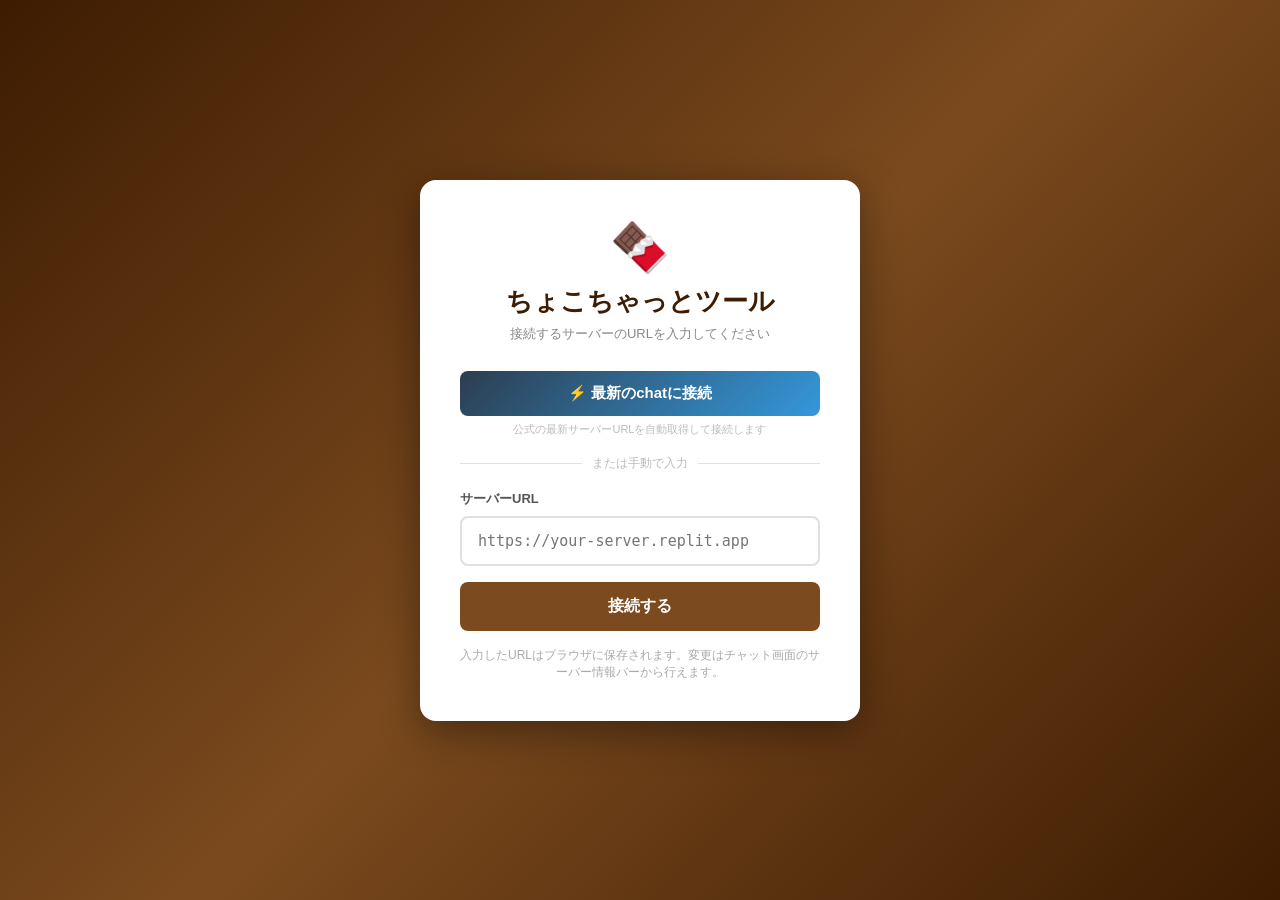
<file: templates/chat.html>
<!DOCTYPE html>
<html lang="ja">
<head>
  <meta charset="UTF-8">
  <meta name="viewport" content="width=device-width, initial-scale=1.0">
  <title>ちょこちゃっとツール</title>
  <style>
* {
  margin: 0;
  padding: 0;
  box-sizing: border-box;
}

body {
  font-family: Arial, sans-serif;
  min-height: 100vh;
}

body.theme-default {
  background-color: #fff;
  color: #000;
}

body.theme-dark {
  background-color: #222;
  color: #ddd;
}

body.theme-light {
  background-color: #f9f9f9;
  color: #333;
}

body.theme-blue {
  background-color: #e0f7fa;
  color: #006064;
}

.hidden {
  display: none !important;
}

/* ===== サーバー設定画面 ===== */
#server-setup-section {
  min-height: 100vh;
  display: flex;
  justify-content: center;
  align-items: center;
  padding: 20px;
  background: linear-gradient(135deg, #3d1c02 0%, #7b4a1e 50%, #3d1c02 100%);
}

.server-setup-container {
  background: white;
  padding: 40px;
  border-radius: 16px;
  box-shadow: 0 10px 40px rgba(0, 0, 0, 0.4);
  width: 100%;
  max-width: 440px;
  animation: fadeIn 0.5s ease;
  text-align: center;
}

.server-setup-logo {
  font-size: 48px;
  margin-bottom: 8px;
}

.server-setup-container h1 {
  color: #3d1c02;
  margin-bottom: 6px;
  font-size: 26px;
}

.server-setup-subtitle {
  color: #888;
  font-size: 13px;
  margin-bottom: 28px;
}

.server-setup-label {
  display: block;
  text-align: left;
  font-size: 13px;
  font-weight: bold;
  color: #555;
  margin-bottom: 8px;
}

#server-url-input {
  width: 100%;
  padding: 14px 16px;
  border: 2px solid #e0e0e0;
  border-radius: 8px;
  font-size: 15px;
  margin-bottom: 16px;
  transition: border-color 0.3s, box-shadow 0.3s;
  font-family: monospace;
}

#server-url-input:focus {
  outline: none;
  border-color: #7b4a1e;
  box-shadow: 0 0 6px rgba(123, 74, 30, 0.3);
}

#server-connect-btn {
  width: 100%;
  padding: 14px;
  background-color: #7b4a1e;
  border: none;
  border-radius: 8px;
  color: white;
  font-size: 16px;
  font-weight: bold;
  cursor: pointer;
  transition: background-color 0.3s, transform 0.2s;
}

#server-connect-btn:hover:not(:disabled) {
  background-color: #5c3614;
  transform: scale(1.02);
}

#server-connect-btn:disabled {
  background-color: #b8895a;
  cursor: not-allowed;
}

.server-setup-hint {
  margin-top: 16px;
  font-size: 12px;
  color: #aaa;
}

#server-status {
  margin-top: 14px;
  padding: 12px 14px;
  border-radius: 8px;
  font-size: 14px;
  font-weight: bold;
  display: flex;
  align-items: center;
  gap: 10px;
  animation: fadeIn 0.3s ease;
}

#server-status.testing {
  background: #fff8e1;
  border: 1px solid #ffe082;
  color: #7b5800;
}

#server-status.success {
  background: #e8f8f0;
  border: 1px solid #a3d9b8;
  color: #1a6e3c;
}

#server-status.error {
  background: #fdeaea;
  border: 1px solid #f5c6c6;
  color: #c0392b;
}

.status-spinner {
  width: 16px;
  height: 16px;
  border: 2px solid #ffe082;
  border-top-color: #7b5800;
  border-radius: 50%;
  animation: spin 0.8s linear infinite;
  flex-shrink: 0;
}

@keyframes spin {
  to { transform: rotate(360deg); }
}

.setup-divider {
  display: flex;
  align-items: center;
  gap: 10px;
  margin: 18px 0;
  color: #bbb;
  font-size: 12px;
}

.setup-divider::before,
.setup-divider::after {
  content: '';
  flex: 1;
  height: 1px;
  background: #e0e0e0;
}

#latest-connect-btn {
  width: 100%;
  padding: 13px;
  background: linear-gradient(135deg, #2c3e50 0%, #3498db 100%);
  border: none;
  border-radius: 8px;
  color: white;
  font-size: 15px;
  font-weight: bold;
  cursor: pointer;
  transition: opacity 0.2s, transform 0.2s;
  display: flex;
  align-items: center;
  justify-content: center;
  gap: 8px;
  margin-bottom: 6px;
}

#latest-connect-btn:hover:not(:disabled) {
  opacity: 0.88;
  transform: scale(1.02);
}

#latest-connect-btn:disabled {
  opacity: 0.6;
  cursor: not-allowed;
}

.latest-hint {
  font-size: 11px;
  color: #bbb;
  text-align: center;
  margin-bottom: 4px;
}

/* ===== 認証画面 ===== */
#auth-section {
  min-height: calc(100vh - 60px);
  display: flex;
  justify-content: center;
  align-items: center;
  padding: 20px;
}

.auth-container {
  background: white;
  padding: 40px;
  border-radius: 16px;
  box-shadow: 0 10px 40px rgba(0, 0, 0, 0.2);
  width: 100%;
  max-width: 400px;
  animation: fadeIn 0.5s ease;
}

@keyframes fadeIn {
  from {
    opacity: 0;
    transform: translateY(-20px);
  }
  to {
    opacity: 1;
    transform: translateY(0);
  }
}

.auth-container h1 {
  text-align: center;
  color: #333;
  margin-bottom: 30px;
  font-size: 28px;
}

.auth-form {
  display: none;
}

.auth-form.active {
  display: block;
  animation: fadeIn 0.3s ease;
}

.auth-form h3 {
  color: #333;
  margin-bottom: 10px;
}

.auth-hint {
  color: #666;
  font-size: 14px;
  margin-bottom: 20px;
}

.auth-form input {
  width: 100%;
  padding: 15px;
  border: 2px solid #e0e0e0;
  border-radius: 8px;
  font-size: 16px;
  margin-bottom: 15px;
  transition: border-color 0.3s, box-shadow 0.3s;
}

.auth-form input:focus {
  outline: none;
  border-color: #3498db;
  box-shadow: 0 0 5px rgba(52, 152, 219, 0.5);
}

.auth-form button {
  width: 100%;
  padding: 15px;
  background-color: #3498db;
  border: none;
  border-radius: 8px;
  color: white;
  font-size: 16px;
  font-weight: bold;
  cursor: pointer;
  transition: background-color 0.3s, transform 0.2s;
}

.auth-form button:hover {
  background-color: #2980b9;
  transform: scale(1.05);
}

.auth-toggle {
  text-align: center;
  margin-top: 20px;
  color: #666;
  font-size: 14px;
}

.auth-toggle a {
  color: #3498db;
  cursor: pointer;
  text-decoration: underline;
}

.auth-toggle a:hover {
  color: #2980b9;
}

.error-message {
  color: #e74c3c;
  font-size: 14px;
  padding: 10px;
  background: #fdeaea;
  border-radius: 8px;
  margin-top: 15px;
  animation: shake 0.5s ease;
}

.success-message {
  color: #27ae60;
  font-size: 14px;
  padding: 10px;
  background: #e8f8f0;
  border-radius: 8px;
  margin-top: 15px;
}

@keyframes shake {
  0%, 100% { transform: translateX(0); }
  25% { transform: translateX(-5px); }
  75% { transform: translateX(5px); }
}

/* ===== チャット画面 ===== */
#chat-section {
  margin-top: 0px;
  padding: 20px;
}

.chat-header {
  text-align: center;
  margin-bottom: 10px;
  position: relative;
}

.chat-header h2 {
  font-size: 24px;
  color: #333;
}

.theme-dark .chat-header h2 {
  color: #ddd;
}

.chat-header h3 {
  font-size: 14px;
  color: #666;
  margin-top: 5px;
}

.theme-dark .chat-header h3 {
  color: #aaa;
}

#chat-box {
  border: 1px solid #ccc;
  height: 600px;
  overflow-y: scroll;
  padding: 10px;
  margin-bottom: 10px;
  background: #f9f9f9;
  position: relative;
}

#new-message-notice {
  position: fixed;
  top: 20px;
  right: 20px;
  background-color: #3498db;
  color: white;
  padding: 10px 20px;
  border-radius: 8px;
  box-shadow: 0 4px 12px rgba(0,0,0,0.2);
  z-index: 1001;
  cursor: pointer;
  font-weight: bold;
  animation: slideInRight 0.3s ease;
}

@keyframes slideInRight {
  from { transform: translateX(100%); opacity: 0; }
  to { transform: translateX(0); opacity: 1; }
}

.theme-dark #chat-box {
  background: #333;
  border-color: #555;
}

.message-container {
  border: 1px solid #ccc;
  background-color: #f5f5f5;
  padding: 10px;
  margin-bottom: 10px;
  border-radius: 4px;
  box-shadow: 2px 2px 5px rgba(0,0,0,0.1);
  position: relative;
}

.message-container.own-message {
  border-left: 4px solid #2ecc71;
}

.theme-dark .message-container {
  background-color: #444;
  border-color: #666;
}

.theme-dark .message-container.own-message {
  border-left: 4px solid #27ae60;
}

.message-name {
  font-weight: bold;
  margin-bottom: 5px;
}

.status-text {
  font-size: 14px;
  color: #555;
  opacity: 1;
  margin-left: 8px;
  font-weight: normal;
  display: inline-block;
}

.message-text {
  white-space: pre-wrap;
  margin-bottom: 5px;
  font-size: 16px;
  line-height: 1.5;
  word-break: break-word;
  overflow-wrap: break-word;
}

.reply-quote {
  color: #888;
  font-style: italic;
  margin: 2px 0;
  padding: 5px;
  background: rgba(0,0,0,0.05);
  border-left: 3px solid #ccc;
  border-radius: 3px;
  font-size: 13px;
}

.theme-dark .reply-quote {
  background: rgba(255,255,255,0.1);
  border-left-color: #666;
}

.message-time {
  font-size: 0.8em;
  color: gray;
  text-align: right;
}

.theme-dark .message-time {
  color: #aaa;
}

.message-meta {
  display: flex;
  justify-content: space-between;
  align-items: center;
}

.edited-mark {
  font-size: 12px;
  color: #888;
  font-style: italic;
}

.input-area {
  margin-bottom: 10px;
  display: flex;
  flex-direction: column;
}

.input-hint {
  font-size: 12px;
  color: #888;
  margin: 5px;
}

.input-area textarea {
  margin: 5px;
  padding: 14px;
  width: calc(100% - 10px);
  height: 140px;
  border: 1px solid #ccc;
  border-radius: 8px;
  font-size: 18px;
  resize: vertical;
  font-family: inherit;
  line-height: 1.5;
}

.theme-dark .input-area textarea {
  background: #333;
  border-color: #555;
  color: #ddd;
}

.input-area textarea:focus {
  outline: none;
  border: 1px solid #3498db;
  box-shadow: 0 0 5px rgba(52,152,219,0.5);
  transition: box-shadow 0.3s ease, border 0.3s ease;
}

.input-controls {
  display: flex;
  justify-content: flex-start;
  align-items: center;
  padding: 0 5px;
  gap: 10px;
}

.input-controls .input-hint {
  margin-right: auto;
}

.input-area button#send-btn {
  align-self: flex-start;
  margin: 5px;
  background-color: #3498db;
  color: #fff;
  border: none;
  padding: 10px 20px;
  border-radius: 4px;
  cursor: pointer;
  transition: background-color 0.3s ease, transform 0.2s ease;
  font-size: 14px;
  font-weight: bold;
  height: 40px;
  display: flex;
  align-items: center;
  justify-content: center;
}

.button-row {
  display: flex;
  gap: 10px;
  flex-wrap: wrap;
  margin-top: 5px;
  margin-bottom: 15px;
  align-items: center;
}

.button-row button,
.button-row a {
  background-color: #3498db;
  color: #fff;
  border: none;
  padding: 10px 20px;
  border-radius: 4px;
  cursor: pointer;
  transition: background-color 0.3s ease, transform 0.2s ease;
  text-decoration: none;
  font-size: 14px;
  font-weight: bold;
  height: 40px;
  display: flex;
  align-items: center;
  justify-content: center;
}

.button-row button:hover,
.button-row a:hover {
  background-color: #2980b9;
  transform: scale(1.05);
}

#logoutButton {
  background-color: #e74c3c !important;
  color: #fff !important;
  border: none !important;
  padding: 10px 20px !important;
  border-radius: 4px !important;
  cursor: pointer !important;
  font-size: 14px !important;
  font-weight: bold !important;
  transition: background-color 0.3s ease, transform 0.2s ease !important;
  height: 40px !important;
  display: flex !important;
  align-items: center !important;
  justify-content: center !important;
}

#logoutButton:hover {
  background-color: #c0392b !important;
}

.logout-container {
  margin-left: auto;
}

#command-summary {
  background: #f0f0f0;
  border: 1px solid #ccc;
  border-radius: 16px;
  padding: 25px;
  margin: 20px 0;
  box-shadow: 0 4px 12px rgba(0, 0, 0, 0.1);
}

.theme-dark #command-summary {
  background: #333;
  border-color: #555;
  box-shadow: 0 4px 12px rgba(0, 0, 0, 0.3);
}

#command-summary h3 {
  margin-top: 0;
  color: #333;
  margin-bottom: 20px;
  font-size: 18px;
  display: flex;
  align-items: center;
  gap: 10px;
}

.theme-dark #command-summary h3 {
  color: #ddd;
}

#command-summary h3::before {
  content: "⚡";
  font-size: 22px;
}

.command-grid {
  display: grid;
  grid-template-columns: repeat(auto-fit, minmax(200px, 1fr));
  gap: 12px;
}

.command-item {
  background: #fff;
  border: 1px solid #ddd;
  border-radius: 12px;
  padding: 15px;
  transition: transform 0.2s, box-shadow 0.2s;
}

.theme-dark .command-item {
  background: #444;
  border-color: #555;
}

.command-item:hover {
  transform: translateY(-2px);
  box-shadow: 0 4px 12px rgba(0, 0, 0, 0.15);
}

.command-name {
  font-family: 'Courier New', monospace;
  font-weight: bold;
  font-size: 15px;
  color: #3498db;
  margin-bottom: 6px;
}

.theme-dark .command-name {
  color: #5dade2;
}

.command-desc {
  font-size: 13px;
  color: #666;
  line-height: 1.4;
}

.theme-dark .command-desc {
  color: #aaa;
}

.command-example {
  margin-top: 6px;
  font-size: 11px;
  color: #999;
  font-style: italic;
}

.theme-dark .command-example {
  color: #777;
}

.command-item.admin-only {
  border-color: #e74c3c;
  background: #fff5f5;
}

.theme-dark .command-item.admin-only {
  background: #4a3333;
  border-color: #c0392b;
}

.admin-badge {
  font-size: 10px;
  background: #e74c3c;
  color: white;
  padding: 2px 6px;
  border-radius: 4px;
  margin-left: 6px;
}

#profile-settings {
  margin: 20px 0;
  padding: 15px;
  border: 1px solid #ccc;
  border-radius: 8px;
  background-color: #f0f0f0;
}

.theme-dark #profile-settings {
  background-color: #333;
  border-color: #555;
}

#profile-settings h3 {
  margin-top: 0;
  margin-bottom: 15px;
  color: #333;
}

.theme-dark #profile-settings h3 {
  color: #ddd;
}

.profile-row {
  display: flex;
  gap: 10px;
  flex-wrap: wrap;
  align-items: center;
  margin-bottom: 10px;
}

#profile-settings input,
#profile-settings select {
  padding: 8px;
  border: 1px solid #ccc;
  border-radius: 4px;
  font-size: 14px;
}

.theme-dark #profile-settings input,
.theme-dark #profile-settings select {
  background-color: #444;
  border-color: #666;
  color: #ddd;
}

#profile-settings input[type="text"] {
  width: 150px;
}

#profile-settings input[type="color"] {
  width: 50px;
  height: 35px;
  padding: 2px;
  cursor: pointer;
}

#profile-settings button {
  background-color: #2ecc71;
  border: none;
  padding: 8px 16px;
  color: #fff;
  border-radius: 4px;
  cursor: pointer;
  transition: background-color 0.3s;
}

#profile-settings button:hover {
  background-color: #27ae60;
}

.action-menu-btn {
  position: absolute;
  top: 5px;
  right: 5px;
  background-color: #f0f0f0;
  border: 1px solid #ccc;
  color: #333;
  border-radius: 4px;
  cursor: pointer;
  font-size: 18px;
  padding: 5px 8px;
  opacity: 0;
  transition: opacity 0.2s;
}

.theme-dark .action-menu-btn {
  background-color: #555;
  border-color: #666;
  color: #ddd;
}

.message-container:hover .action-menu-btn {
  opacity: 1;
}

.action-menu {
  position: absolute;
  right: 5px;
  top: 30px;
  background: #fff;
  border: 1px solid #ccc;
  border-radius: 4px;
  box-shadow: 0 2px 5px rgba(0,0,0,0.2);
  z-index: 100;
}

.theme-dark .action-menu {
  background: #444;
  border-color: #666;
}

.action-menu div {
  padding: 8px 12px;
  cursor: pointer;
  white-space: nowrap;
  font-size: 14px;
}

.action-menu div:hover {
  background-color: #eee;
}

.theme-dark .action-menu div:hover {
  background-color: #555;
}

.action-menu div.delete {
  color: #e74c3c;
}

.system-message {
  text-align: center;
  color: #888;
  font-size: 13px;
  padding: 10px;
  font-style: italic;
  opacity: 1;
}

.system-message.spam-alert {
  color: #e74c3c;
  font-weight: bold;
  opacity: 1;
  font-style: normal;
  font-size: 14px;
}

.message-text a {
  color: #3498db;
  text-decoration: underline;
  word-break: break-all;
}

.message-text a:hover {
  color: #2980b9;
}

.theme-dark .message-text a {
  color: #5dade2;
}

.theme-dark .message-text a:hover {
  color: #85c1e9;
}

#reply-preview {
  background: #f0f0f0;
  padding: 10px 15px;
  display: flex;
  justify-content: space-between;
  align-items: center;
  border: 1px solid #ccc;
  border-radius: 4px;
  margin-bottom: 10px;
}

.theme-dark #reply-preview {
  background: #444;
  border-color: #666;
}

#reply-to-text {
  font-size: 13px;
  color: #666;
}

.theme-dark #reply-to-text {
  color: #aaa;
}

#cancel-reply {
  background: none;
  border: none;
  font-size: 18px;
  cursor: pointer;
  color: #999;
  padding: 5px;
}

#cancel-reply:hover {
  color: #e74c3c;
}

.modal {
  position: fixed;
  top: 0;
  left: 0;
  width: 100%;
  height: 100%;
  background: rgba(0, 0, 0, 0.5);
  display: flex;
  justify-content: center;
  align-items: center;
  z-index: 1000;
}

.modal-content {
  background: white;
  padding: 30px;
  border-radius: 16px;
  width: 90%;
  max-width: 500px;
}

.theme-dark .modal-content {
  background: #333;
  color: #ddd;
}

.modal-content h3 {
  margin-bottom: 20px;
  color: #333;
}

.theme-dark .modal-content h3 {
  color: #ddd;
}

.modal-content textarea {
  width: 100%;
  padding: 15px;
  border: 2px solid #e0e0e0;
  border-radius: 8px;
  font-size: 14px;
  resize: vertical;
  min-height: 100px;
  margin-bottom: 20px;
  font-family: inherit;
}

.theme-dark .modal-content textarea {
  background: #444;
  border-color: #666;
  color: #ddd;
}

.modal-buttons {
  display: flex;
  gap: 10px;
  justify-content: flex-end;
}

.modal-buttons button {
  padding: 10px 20px;
  border: none;
  border-radius: 8px;
  font-weight: bold;
  cursor: pointer;
  transition: background 0.3s;
}

#save-edit-btn {
  background: #3498db;
  color: white;
}

#save-edit-btn:hover {
  background: #2980b9;
}

#cancel-edit-btn {
  background: #e0e0e0;
  color: #333;
}

#cancel-edit-btn:hover {
  background: #d0d0d0;
}

#typing-indicator {
  font-size: 14px;
  font-style: italic;
  color: #888;
  margin-bottom: 10px;
}

.online-info {
  display: flex;
  align-items: center;
  gap: 10px;
  margin-bottom: 10px;
  padding: 10px;
  background: #f5f5f5;
  border-radius: 4px;
}

.theme-dark .online-info {
  background: #333;
}

.online-info span {
  font-size: 14px;
  color: #666;
}

.theme-dark .online-info span {
  color: #aaa;
}

#user-count {
  background: #3498db;
  color: white;
  padding: 3px 10px;
  border-radius: 12px;
  font-size: 12px;
}

.user-info-display {
  background: #e8f4fd;
  border: 1px solid #3498db;
  padding: 10px 15px;
  border-radius: 8px;
  margin-bottom: 15px;
  font-size: 14px;
}

.theme-dark .user-info-display {
  background: #2a4a5a;
  border-color: #5dade2;
}

.user-info-display .display-name {
  font-weight: bold;
  color: #2980b9;
}

.theme-dark .user-info-display .display-name {
  color: #85c1e9;
}

#user-ip-list {
  background: #ffe0e0;
  border: 2px solid #e74c3c;
  border-radius: 8px;
  padding: 15px;
  margin-bottom: 15px;
}

.theme-dark #user-ip-list {
  background: #4a2a2a;
  border-color: #c0392b;
}

#user-ip-list h4 {
  margin: 0 0 10px 0;
  color: #c0392b;
  font-size: 14px;
}

.theme-dark #user-ip-list h4 {
  color: #e74c3c;
}

.ip-search-box {
  width: 100%;
  padding: 6px 10px;
  border: 1px solid #ccc;
  border-radius: 4px;
  font-size: 13px;
  margin-bottom: 10px;
  box-sizing: border-box;
}

.theme-dark .ip-search-box {
  background: #333;
  border-color: #666;
  color: #ddd;
}

.ip-list-item {
  display: flex;
  justify-content: space-between;
  padding: 5px 0;
  border-bottom: 1px solid rgba(0,0,0,0.1);
  font-size: 13px;
}

.ip-list-item:last-child {
  border-bottom: none;
}

.ip-list-username {
  font-weight: bold;
  color: #333;
}

.theme-dark .ip-list-username {
  color: #ddd;
}

.ip-list-ip {
  font-family: monospace;
  color: #666;
}

.theme-dark .ip-list-ip {
  color: #aaa;
}

#user-ip-history {
  background: #e0ffe0;
  border: 2px solid #27ae60;
  border-radius: 8px;
  padding: 15px;
  margin-bottom: 15px;
}

.theme-dark #user-ip-history {
  background: #2a4a2a;
  border-color: #27ae60;
}

#user-ip-history h4 {
  margin: 0 0 10px 0;
  color: #27ae60;
  font-size: 14px;
}

.theme-dark #user-ip-history h4 {
  color: #2ecc71;
}

.ip-history-item {
  display: flex;
  justify-content: space-between;
  padding: 5px 0;
  border-bottom: 1px solid rgba(0,0,0,0.1);
  font-size: 13px;
  flex-wrap: wrap;
}

.ip-history-item:last-child {
  border-bottom: none;
}

.ip-history-username {
  font-weight: bold;
  color: #333;
}

.theme-dark .ip-history-username {
  color: #ddd;
}

.ip-history-ip {
  font-family: monospace;
  color: #666;
}

.theme-dark .ip-history-ip {
  color: #aaa;
}

.system-message.hidden {
  display: none !important;
}

#chat-box.hide-system-messages .system-message {
  display: none !important;
}

.command-item.privileged-admin-only {
  border-color: #9b59b6;
  background: #f5e6ff;
}

.theme-dark .command-item.privileged-admin-only {
  background: #3d2a4a;
  border-color: #8e44ad;
}

.toggle-ip-btn {
  background-color: #f0f0f0 !important;
  color: #666 !important;
  border: 1px solid #ccc !important;
  padding: 5px 12px !important;
  border-radius: 4px !important;
  cursor: pointer !important;
  font-size: 12px !important;
  font-weight: normal !important;
  transition: all 0.2s ease !important;
  height: 30px !important;
  display: inline-flex !important;
  align-items: center !important;
  justify-content: center !important;
}

.toggle-ip-btn:hover {
  background-color: #e0e0e0 !important;
  transform: none !important;
  color: #333 !important;
}

.toggle-ip-btn.active {
  background-color: #27ae60 !important;
}

.toggle-ip-btn.active:hover {
  background-color: #1e8449 !important;
}

#shared-ip-result {
  margin: 10px 0;
  padding: 10px 14px;
  background: #fff8e1;
  border: 1px solid #ffe082;
  border-radius: 8px;
}

#shared-ip-result h4 {
  font-size: 13px;
  color: #7b5800;
  margin-bottom: 8px;
}

.shared-ip-group {
  background: #fff;
  border: 1px solid #ffe082;
  border-radius: 6px;
  padding: 8px 10px;
  margin-bottom: 8px;
}

.shared-ip-group:last-child {
  margin-bottom: 0;
}

.shared-ip-addr {
  font-size: 12px;
  font-weight: bold;
  color: #555;
  font-family: monospace;
  margin-bottom: 5px;
}

.shared-ip-users {
  display: flex;
  flex-wrap: wrap;
  gap: 5px;
  margin-bottom: 4px;
}

.shared-ip-user-tag {
  font-size: 12px;
  padding: 2px 8px;
  border-radius: 12px;
  font-weight: bold;
}

.shared-ip-user-tag.online {
  background: #e8f5e9;
  color: #2e7d32;
  border: 1px solid #a5d6a7;
}

.shared-ip-user-tag.offline {
  background: #f5f5f5;
  color: #757575;
  border: 1px solid #e0e0e0;
}

.shared-ip-time {
  font-size: 11px;
  color: #aaa;
}

@media (max-width: 600px) {
  #chat-section {
    padding: 10px;
  }

  #chat-box {
    height: 400px;
  }

  .input-area textarea {
    width: calc(100% - 12px);
    height: 110px;
    font-size: 16px;
  }

  .button-row {
    flex-direction: column;
  }

  .button-row button,
  .button-row a {
    width: 100%;
    text-align: center;
  }

  .profile-row {
    flex-direction: column;
    align-items: stretch;
  }

  #profile-settings input[type="text"] {
    width: 100%;
  }
}

.header-buttons {
  position: absolute;
  top: 50%;
  right: 0;
  transform: translateY(-50%);
  display: flex;
  gap: 6px;
  align-items: center;
}

#admin-list-btn {
  background: #8e44ad;
  color: white;
  border: none;
  padding: 6px 12px;
  border-radius: 6px;
  font-size: 12px;
  font-weight: bold;
  cursor: pointer;
  transition: background 0.2s;
  white-space: nowrap;
}

#admin-list-btn:hover {
  background: #6c3483;
}

#admin-panel-btn {
  background: #c0392b;
  color: white;
  border: none;
  padding: 6px 12px;
  border-radius: 6px;
  font-size: 12px;
  font-weight: bold;
  cursor: pointer;
  transition: background 0.2s;
  white-space: nowrap;
}

#admin-panel-btn:hover {
  background: #a93226;
}

.theme-dark #admin-list-btn {
  background: #6c3483;
}

.theme-dark #admin-list-btn:hover {
  background: #5b2c6f;
}

.theme-dark #admin-panel-btn {
  background: #922b21;
}

.theme-dark #admin-panel-btn:hover {
  background: #7b241c;
}

.admin-list-modal-content {
  max-width: 380px;
}

.admin-list-section {
  margin-bottom: 20px;
}

.admin-list-section-title {
  font-size: 13px;
  font-weight: bold;
  color: white;
  padding: 4px 10px;
  border-radius: 4px;
  margin-bottom: 10px;
  display: inline-block;
}

.admin-list-section-title.privileged {
  background: #8e44ad;
}

.admin-list-section-title.regular {
  background: #2980b9;
}

.admin-list-names {
  list-style: none;
  padding: 0;
  margin: 0;
}

.admin-list-names li {
  padding: 6px 10px;
  border-bottom: 1px solid #eee;
  font-size: 14px;
}

.theme-dark .admin-list-names li {
  border-bottom-color: #555;
  color: #ddd;
}

.admin-list-names li:last-child {
  border-bottom: none;
}

.admin-list-empty {
  color: #aaa;
  font-size: 13px;
  padding: 4px 10px;
}

#close-admin-list-btn {
  background: #7f8c8d;
  color: white;
}

#close-admin-list-btn:hover {
  background: #636e72;
}

#admin-panel-modal {
  background: transparent;
  pointer-events: none;
}

.admin-panel-modal-content {
  max-width: 480px;
  width: 95%;
  pointer-events: auto;
  box-shadow: 0 8px 32px rgba(0,0,0,0.28);
  user-select: none;
}

.admin-panel-section {
  margin-bottom: 16px;
}

.admin-panel-label {
  display: block;
  font-size: 12px;
  font-weight: bold;
  color: #666;
  margin-bottom: 6px;
  text-transform: uppercase;
  letter-spacing: 0.5px;
}

.theme-dark .admin-panel-label {
  color: #aaa;
}

.admin-user-select-row {
  display: flex;
  gap: 8px;
  align-items: center;
}

#admin-target-user {
  flex: 1;
  padding: 8px 10px;
  border: 1px solid #ddd;
  border-radius: 6px;
  font-size: 14px;
  background: #fff;
  color: #333;
}

.theme-dark #admin-target-user {
  background: #2d2d2d;
  border-color: #555;
  color: #ddd;
}

.admin-refresh-btn {
  background: #ecf0f1;
  border: 1px solid #ddd;
  border-radius: 6px;
  padding: 8px 12px;
  font-size: 16px;
  cursor: pointer;
  transition: background 0.2s;
  color: #555;
}

.admin-refresh-btn:hover {
  background: #bdc3c7;
}

.theme-dark .admin-refresh-btn {
  background: #3d3d3d;
  border-color: #555;
  color: #bbb;
}

.admin-manual-input-row {
  display: flex;
  align-items: center;
  gap: 8px;
  margin-top: 8px;
}

.admin-manual-label {
  font-size: 12px;
  color: #888;
  white-space: nowrap;
  flex-shrink: 0;
}

.admin-manual-input {
  flex: 1;
  padding: 6px 10px;
  border: 1px solid #ddd;
  border-radius: 6px;
  font-size: 13px;
  background: #fff;
  color: #333;
}

.admin-manual-input:focus {
  outline: none;
  border-color: #3498db;
  box-shadow: 0 0 0 2px rgba(52,152,219,0.15);
}

.theme-dark .admin-manual-input {
  background: #2d2d2d;
  border-color: #555;
  color: #ddd;
}

.admin-target-hint {
  margin-top: 5px;
  font-size: 11px;
  min-height: 14px;
}

.admin-target-hint.online {
  color: #27ae60;
}

.admin-target-hint.offline {
  color: #e67e22;
}

.admin-mute-input {
  width: 120px;
  padding: 8px 10px;
  border: 1px solid #ddd;
  border-radius: 6px;
  font-size: 14px;
}

.theme-dark .admin-mute-input {
  background: #2d2d2d;
  border-color: #555;
  color: #ddd;
}

.admin-action-grid {
  display: flex;
  flex-wrap: wrap;
  gap: 8px;
}

.admin-action-btn {
  padding: 8px 14px;
  border: none;
  border-radius: 6px;
  font-size: 13px;
  font-weight: bold;
  cursor: pointer;
  transition: opacity 0.15s, transform 0.1s;
  color: white;
}

.admin-action-btn:hover {
  opacity: 0.85;
  transform: translateY(-1px);
}

.admin-action-btn:active {
  transform: translateY(0);
}

.mute-btn   { background: #e67e22; }
.unmute-btn { background: #27ae60; }
.ban-btn    { background: #e74c3c; }
.unban-btn  { background: #2ecc71; }
.shadowban-btn { background: #8e44ad; }
.ipban-btn  { background: #c0392b; }
.ipunban-btn { background: #1abc9c; }
.ipbanlist-btn { background: #2980b9; }
.system-btn { background: #7f8c8d; }
.shadowbanlist-btn { background: #6c3483; }

.admin-panel-log {
  background: #f8f9fa;
  border: 1px solid #dee2e6;
  border-radius: 6px;
  padding: 10px 14px;
  font-size: 13px;
  color: #333;
  margin-top: 4px;
  white-space: pre-wrap;
  max-height: 80px;
  overflow-y: auto;
}

.admin-panel-log.success {
  background: #d4edda;
  border-color: #c3e6cb;
  color: #155724;
}

.admin-panel-log.error {
  background: #f8d7da;
  border-color: #f5c6cb;
  color: #721c24;
}

.theme-dark .admin-panel-log {
  background: #2d2d2d;
  border-color: #555;
  color: #ddd;
}

#close-admin-panel-btn {
  background: #7f8c8d;
  color: white;
}

#close-admin-panel-btn:hover {
  background: #636e72;
}

.ipban-list-entry {
  display: flex;
  align-items: flex-start;
  gap: 8px;
  padding: 8px 10px;
  border: 1px solid #e0e0e0;
  border-radius: 6px;
  margin-bottom: 6px;
  background: #fff;
  font-size: 12px;
}

.theme-dark .ipban-list-entry {
  background: #2d2d2d;
  border-color: #555;
  color: #ddd;
}

.ipban-list-entry.temp {
  border-left: 3px solid #e67e22;
}

.ipban-list-entry.perm {
  border-left: 3px solid #e74c3c;
}

.ipban-entry-info {
  flex: 1;
  word-break: break-all;
}

.ipban-entry-ip {
  font-weight: bold;
  font-size: 13px;
}

.ipban-entry-detail {
  color: #888;
  margin-top: 2px;
  font-size: 11px;
}

.ipban-unban-btn {
  background: #27ae60;
  color: white;
  border: none;
  border-radius: 4px;
  padding: 4px 9px;
  font-size: 11px;
  font-weight: bold;
  cursor: pointer;
  white-space: nowrap;
  flex-shrink: 0;
}

.ipban-unban-btn:hover {
  background: #1e8449;
}

#admin-ipban-list-body {
  max-height: 180px;
  overflow-y: auto;
  margin-top: 6px;
}

#admin-ipbanlist-load-btn {
  background: #2980b9;
  color: white;
}

#connection-log {
  background: #fff3e0;
  border: 2px solid #e67e22;
  border-radius: 8px;
  padding: 15px;
  margin-bottom: 15px;
  max-height: 400px;
  overflow-y: auto;
}

.theme-dark #connection-log {
  background: #3a2a10;
  border-color: #e67e22;
}

#connection-log h4 {
  margin: 0 0 10px 0;
  color: #e67e22;
  font-size: 14px;
}

.theme-dark #connection-log h4 {
  color: #f39c12;
}

.conn-log-item {
  padding: 8px 0;
  border-bottom: 1px solid rgba(230, 126, 34, 0.25);
  font-size: 12px;
}

.conn-log-item:last-child {
  border-bottom: none;
}

.conn-log-time {
  color: #888;
  font-size: 11px;
  margin-bottom: 3px;
}

.theme-dark .conn-log-time {
  color: #aaa;
}

.conn-log-row {
  display: flex;
  gap: 6px;
  margin-bottom: 2px;
  flex-wrap: wrap;
}

.conn-log-label {
  font-weight: bold;
  color: #666;
  min-width: 130px;
  font-size: 11px;
}

.theme-dark .conn-log-label {
  color: #bbb;
}

.conn-log-ip {
  font-family: monospace;
  color: #333;
}

.theme-dark .conn-log-ip {
  color: #ddd;
}

.conn-log-ip.resolved {
  color: #27ae60;
  font-weight: bold;
}

.theme-dark .conn-log-ip.resolved {
  color: #2ecc71;
}

.conn-log-xff {
  font-family: monospace;
  color: #c0392b;
  word-break: break-all;
}

.theme-dark .conn-log-xff {
  color: #e74c3c;
}

.conn-log-reason {
  margin-top: 3px;
  font-size: 11px;
  color: #e67e22;
  font-weight: bold;
}

.theme-dark .conn-log-reason {
  color: #f39c12;
}

/* サーバー情報バー（常時固定） */
#server-info-bar {
  position: sticky;
  top: 0;
  z-index: 500;
  background: #3d1c02;
  border-bottom: 2px solid #5c3614;
  padding: 7px 16px;
  display: flex;
  align-items: center;
  gap: 10px;
  font-size: 12px;
  color: #d4a574;
}

#server-info-bar .bar-label {
  opacity: 0.75;
}

#server-info-bar span {
  font-family: monospace;
  color: #f0c080;
  font-weight: bold;
  overflow: hidden;
  text-overflow: ellipsis;
  white-space: nowrap;
  max-width: 55vw;
}

#change-server-btn {
  margin-left: auto;
  background: none;
  border: 1px solid #7b4a1e;
  border-radius: 4px;
  padding: 4px 10px;
  font-size: 11px;
  cursor: pointer;
  color: #d4a574;
  white-space: nowrap;
  transition: all 0.2s;
  flex-shrink: 0;
}

#change-server-btn:hover {
  background: #e74c3c;
  color: white;
  border-color: #e74c3c;
}
  </style>
</head>
<body class="theme-default">

  <!-- サーバー情報バー（常時表示） -->
  <div id="server-info-bar" class="hidden">
    <span class="bar-label">接続先:</span>
    <span id="server-url-display"></span>
    <button id="change-server-btn">サーバーを変更</button>
  </div>

  <!-- サーバー設定画面 -->
  <div id="server-setup-section" class="hidden">
    <div class="server-setup-container">
      <div class="server-setup-logo">🍫</div>
      <h1>ちょこちゃっとツール</h1>
      <p class="server-setup-subtitle">接続するサーバーのURLを入力してください</p>

      <button id="latest-connect-btn">⚡ 最新のchatに接続</button>
      <p class="latest-hint">公式の最新サーバーURLを自動取得して接続します</p>

      <div class="setup-divider">または手動で入力</div>

      <label class="server-setup-label" for="server-url-input">サーバーURL</label>
      <input type="text" id="server-url-input" placeholder="https://your-server.replit.app" autocomplete="off" spellcheck="false">
      <button id="server-connect-btn">接続する</button>
      <div id="server-status" class="hidden"></div>
      <p class="server-setup-hint">入力したURLはブラウザに保存されます。変更はチャット画面のサーバー情報バーから行えます。</p>
    </div>
  </div>

  <!-- 認証画面 -->
  <div id="auth-section">
    <div class="auth-container">
      <h1>チョコおみくじ</h1>

      <div id="login-form" class="auth-form active">
        <h3>ログイン</h3>
        <p class="auth-hint">アカウント情報を入力してチャットに参加</p>
        <input type="text" id="loginDisplayName" placeholder="名前 (例: ユーザー名)" maxlength="50">
        <input type="password" id="loginPassword" placeholder="パスワード">
        <div class="admin-login-option" style="margin: 15px 0; padding: 10px; border: 1px solid #e0e0e0; border-radius: 8px; background: #f9f9f9;">
          <label style="display: flex; align-items: center; gap: 8px; cursor: pointer; font-size: 14px;">
            <input type="checkbox" id="adminLoginCheck" style="width: 18px; height: 18px; cursor: pointer;">
            <span>管理者としてログイン</span>
          </label>
          <div id="adminPasswordContainer" class="hidden" style="margin-top: 10px;">
            <input type="password" id="adminPassword" placeholder="管理者パスワード" style="width: 100%; padding: 12px; border: 2px solid #e74c3c; border-radius: 8px; font-size: 14px;">
          </div>
        </div>
        <button id="loginButton">ログイン</button>
        <div class="auth-toggle">
          アカウントがありませんか？ <a id="showSignup">新規登録</a>
        </div>
      </div>

      <div id="signup-form" class="auth-form">
        <h3>新規登録</h3>
        <p class="auth-hint">新しいアカウントを作成</p>
        <input type="text" id="signupUsername" placeholder="ユーザー名 (1〜20文字)" maxlength="20">
        <input type="password" id="signupPassword" placeholder="パスワード (4文字以上)">
        <input type="password" id="signupPasswordConfirm" placeholder="パスワード (確認)">
        <button id="signupButton">アカウント作成</button>
        <div class="auth-toggle">
          既にアカウントがありますか？ <a id="showLogin">ログイン</a>
        </div>
      </div>

      <div id="auth-error" class="error-message hidden"></div>
      <div id="auth-success" class="success-message hidden"></div>
    </div>
  </div>

  <div id="chat-section" class="hidden">
    <div id="new-message-notice" class="hidden">新着メッセージがあります</div>

    <div class="chat-header">
      <h1>choco-chat</h1>
      <h2>ベータ版です。改善点あったら教えて</h2>
      <div class="header-buttons">
        <button id="admin-panel-btn" class="hidden">管理者パネル</button>
        <button id="admin-list-btn">管理者リスト</button>
      </div>
    </div>

    <div class="user-info-display">
      ログイン中: <span class="display-name" id="current-display-name"></span>
      <span id="admin-indicator" class="hidden" style="background: #e74c3c; color: white; padding: 2px 8px; border-radius: 4px; margin-left: 8px; font-size: 12px;">管理者</span>
    </div>

    <div class="online-info">
      <span>オンライン:</span>
      <span id="user-count">0人</span>
      <span id="user-names"></span>
    </div>

    <div id="typing-indicator" class="hidden"></div>

    <div id="chat-box"></div>

    <div id="reply-preview" class="hidden">
      <span id="reply-to-text"></span>
      <button id="cancel-reply">✕</button>
    </div>

    <div class="input-area">
      <textarea id="message-input" maxlength="200" placeholder="メッセージを入力...　　　　（ご自由にどうぞ）　...管理者リストに載っていない管理者の人を見かけましたら報告お願いします"></textarea>
      <div class="input-controls">
        <div class="input-hint">Enterで送信 / Shift+Enter または Space+Enterで改行</div>
        <div class="char-count"><span id="char-counter">0</span>/200</div>
      </div>
      <div class="button-row">
        <button id="send-btn">送信</button>
        <button id="omikuji-btn" style="background-color: #e67e22; color: #fff; border: none; padding: 10px 20px; border-radius: 4px; cursor: pointer; transition: background-color 0.3s ease, transform 0.2s ease; font-size: 14px; font-weight: bold; height: 40px; display: flex; align-items: center; justify-content: center;">おみくじ</button>
        <button id="toggle-system-messages">入退室通知: 表示</button>
        <div class="logout-container">
          <button id="logoutButton">ログアウト</button>
        </div>
      </div>
    </div>

    <div id="privileged-admin-controls" class="hidden">
      <div class="button-row" style="margin-bottom: 10px;">
        <button id="toggleIpListBtn" class="toggle-ip-btn">オンラインユーザーIPを表示</button>
        <button id="toggleIpHistoryBtn" class="toggle-ip-btn">全ユーザーIP履歴を表示</button>
        <button id="toggleIpHistoryModeBtn" class="toggle-ip-btn" title="IP履歴の保存モードを切り替え">IP履歴モード: 最新のみ</button>
        <button id="sharedIpSearchBtn" class="toggle-ip-btn">🔍 IP共有ユーザーを検索</button>
        <button id="toggleConnLogBtn" class="toggle-ip-btn">接続ログを表示 <span id="conn-log-badge" class="hidden" style="background:#e74c3c;color:#fff;border-radius:10px;padding:1px 6px;font-size:11px;margin-left:4px;"></span></button>
      </div>
    </div>

    <div id="shared-ip-result" class="hidden">
      <h4>【特権管理者専用】同一IPを共有しているユーザー</h4>
      <div id="shared-ip-content"></div>
    </div>

    <div id="user-ip-list" class="hidden">
      <h4>【特権管理者専用】オンラインユーザーIPリスト</h4>
      <input type="text" id="ip-list-search" class="ip-search-box" placeholder="ユーザー名 / IPで検索...">
      <div id="ip-list-content"></div>
    </div>

    <div id="user-ip-history" class="hidden">
      <h4>【特権管理者専用】全ユーザーIP履歴</h4>
      <input type="text" id="ip-history-search" class="ip-search-box" placeholder="ユーザー名 / IPで検索...">
      <div id="ip-history-content"></div>
    </div>

    <div id="connection-log" class="hidden">
      <h4>【IP閲覧者専用】接続ログ（要注意接続のみ）</h4>
      <div id="connection-log-content"></div>
    </div>

    <div id="command-summary">
      <h3>コマンド</h3>
      <div class="command-grid">
        <div class="command-item">
          <div class="command-name">/prm</div>
          <div class="command-desc">プライベートメッセージを送る</div>
          <div class="command-example">例: /prm ユーザー名 内容</div>
        </div>
        <div class="command-item admin-only">
          <div class="command-name">/delete<span class="admin-badge">管理者専用</span></div>
          <div class="command-desc">全メッセージを削除</div>
        </div>
        <div class="command-item admin-only">
          <div class="command-name">/mute<span class="admin-badge">管理者専用</span></div>
          <div class="command-desc">ユーザーを一時的にミュート</div>
          <div class="command-example">例: /mute ユーザー名 60</div>
        </div>
        <div class="command-item admin-only">
          <div class="command-name">/unmute<span class="admin-badge">管理者専用</span></div>
          <div class="command-desc">ミュートを解除します</div>
          <div class="command-example">例: /unmute ユーザー名</div>
        </div>
        <div class="command-item admin-only">
          <div class="command-name">/ban<span class="admin-badge">管理者専用</span></div>
          <div class="command-desc">ユーザーをチャットから追い出す</div>
          <div class="command-example">例: /ban ユーザー名</div>
        </div>
        <div class="command-item admin-only">
          <div class="command-name">/unban<span class="admin-badge">管理者専用</span></div>
          <div class="command-desc">BANを解除します</div>
          <div class="command-example">例: /unban ユーザー名</div>
        </div>
        <div class="command-item privileged-admin-only">
          <div class="command-name">/ipban<span class="admin-badge" style="background: #9b59b6;">特権管理者専用</span></div>
          <div class="command-desc">ユーザー名またはIPアドレスでBANする</div>
          <div class="command-example">例: /ipban ユーザー名 または /ipban 192.168.1.1</div>
        </div>
        <div class="command-item privileged-admin-only">
          <div class="command-name">/ipunban<span class="admin-badge" style="background: #9b59b6;">特権管理者専用</span></div>
          <div class="command-desc">IPバンを解除する</div>
          <div class="command-example">例: /ipunban IPアドレス</div>
        </div>
        <div class="command-item privileged-admin-only">
          <div class="command-name">/ipbanlist<span class="admin-badge" style="background: #9b59b6;">特権管理者専用</span></div>
          <div class="command-desc">IPバンリストを表示</div>
        </div>
      </div>
    </div>

    <div id="profile-settings">
      <h3>設定</h3>
      <div class="profile-row">
        <label>名前の色:</label>
        <input type="color" id="nameColor" value="#000000" title="名前の色">
      </div>
      <div class="profile-row">
        <label>ステータス:</label>
        <input type="text" id="statusText" placeholder="ステータス文章 (最大30文字)" maxlength="30" style="width: 200px;">
      </div>
      <div class="profile-row">
        <label>テーマ:</label>
        <select id="themeSelect">
          <option value="default">デフォルト</option>
          <option value="dark">ダーク</option>
          <option value="light">ライト</option>
          <option value="blue">ブルー</option>
        </select>
      </div>
      <div class="profile-row">
        <button id="updateProfileButton">更新</button>
      </div>
    </div>
  </div>

  <div id="admin-list-modal" class="modal hidden">
    <div class="modal-content admin-list-modal-content">
      <h3>管理者リスト</h3>
      <div id="admin-list-body"></div>
      <div class="modal-buttons">
        <button id="close-admin-list-btn">閉じる</button>
      </div>
    </div>
  </div>

  <div id="edit-modal" class="modal hidden">
    <div class="modal-content">
      <h3>メッセージを編集</h3>
      <textarea id="edit-message-input"></textarea>
      <div class="modal-buttons">
        <button id="save-edit-btn">保存</button>
        <button id="cancel-edit-btn">キャンセル</button>
      </div>
    </div>
  </div>

  <div id="admin-panel-modal" class="modal hidden">
    <div class="modal-content admin-panel-modal-content">
      <h3>🛡️ 管理者パネル</h3>

      <div class="admin-panel-section">
        <label class="admin-panel-label">対象ユーザー</label>
        <div class="admin-user-select-row">
          <select id="admin-target-user">
            <option value="">-- オンラインから選択 --</option>
          </select>
          <button id="admin-panel-refresh-btn" class="admin-refresh-btn" title="更新">↻</button>
        </div>
        <div class="admin-manual-input-row">
          <span class="admin-manual-label">または手動入力:</span>
          <input type="text" id="admin-target-manual" placeholder="ユーザー名を直接入力" class="admin-manual-input">
        </div>
        <div class="admin-target-hint" id="admin-target-hint"></div>
      </div>

      <div class="admin-panel-section">
        <label class="admin-panel-label">ミュート時間（分）</label>
        <input type="number" id="admin-mute-minutes" value="60" min="1" max="99999" class="admin-mute-input">
      </div>

      <div class="admin-panel-section">
        <label class="admin-panel-label">通常操作</label>
        <div class="admin-action-grid">
          <button class="admin-action-btn mute-btn" data-action="mute">🔇 ミュート</button>
          <button class="admin-action-btn unmute-btn" data-action="unmute">🔊 ミュート解除</button>
          <button class="admin-action-btn ban-btn" data-action="ban">🚫 BAN</button>
          <button class="admin-action-btn unban-btn" data-action="unban">✅ BAN解除</button>
        </div>
      </div>

      <div id="admin-panel-privileged-section" class="admin-panel-section hidden">
        <label class="admin-panel-label">特権操作</label>
        <div class="admin-action-grid">
          <button class="admin-action-btn ipban-btn" data-action="ipban">🌐 IPBAN</button>
          <button class="admin-action-btn ipunban-btn" data-action="ipunban">🌐 IPBAN解除</button>
          <button class="admin-action-btn" id="admin-ipbanlist-load-btn">📋 IPBANリストを表示</button>
        </div>

        <div id="admin-ipban-list-container" class="hidden">
          <div class="admin-panel-label" style="margin-top:12px;">IPBANリスト</div>
          <div id="admin-ipban-list-body"></div>
        </div>
      </div>

      <div class="admin-panel-section">
        <label class="admin-panel-label">グローバル操作</label>
        <div class="admin-action-grid">
          <button class="admin-action-btn system-btn" data-action="system">📊 ミュート状況</button>
        </div>
      </div>

      <div id="admin-panel-log" class="admin-panel-log hidden"></div>

      <div class="modal-buttons">
        <button id="close-admin-panel-btn">閉じる</button>
      </div>
    </div>
  </div>

  <script src="https://cdn.socket.io/4.7.2/socket.io.min.js"></script>
  <script>
(function() {
'use strict';

const serverSetupSection = document.getElementById('server-setup-section');
const authSection = document.getElementById('auth-section');
const chatSection = document.getElementById('chat-section');

// サーバーURL確認
const storedServerUrl = localStorage.getItem('chatServerUrl');

if (!storedServerUrl) {
  serverSetupSection.classList.remove('hidden');
  authSection.classList.add('hidden');

  const connectBtn = document.getElementById('server-connect-btn');
  const urlInput = document.getElementById('server-url-input');
  const statusDiv = document.getElementById('server-status');

  function showStatus(type, html) {
    statusDiv.className = type;
    statusDiv.innerHTML = html;
    statusDiv.classList.remove('hidden');
  }

  async function doConnect() {
    let url = urlInput.value.trim();
    if (!url) {
      showStatus('error', '⚠ URLを入力してください');
      return;
    }
    if (!url.startsWith('http://') && !url.startsWith('https://')) {
      url = 'https://' + url;
    }
    if (url.endsWith('/')) url = url.slice(0, -1);

    connectBtn.disabled = true;
    urlInput.disabled = true;
    showStatus('testing', '<div class="status-spinner"></div>接続テスト中...');

    const controller = new AbortController();
    const timeout = setTimeout(() => controller.abort(), 7000);

    try {
      await fetch(url + '/socket.io/?EIO=4&transport=polling', {
        mode: 'no-cors',
        signal: controller.signal
      });
      clearTimeout(timeout);

      showStatus('success', '✓ 接続成功！ログイン画面へ移動します...');
      setTimeout(() => {
        localStorage.setItem('chatServerUrl', url);
        window.location.reload();
      }, 900);
    } catch (e) {
      clearTimeout(timeout);
      connectBtn.disabled = false;
      urlInput.disabled = false;
      if (e.name === 'AbortError') {
        showStatus('error', '✗ タイムアウト：サーバーが応答しませんでした。URLを確認してください。');
      } else {
        showStatus('error', '✗ 接続失敗：サーバーに到達できません。URLを確認してください。');
      }
    }
  }

  const LATEST_URL_GITHUB = 'https://raw.githubusercontent.com/kuru-bana/choco-chat-tool/refs/heads/main/url.json';
  const LATEST_URL_LOCAL  = '/choco-chat-new';

  async function fetchLatestUrl() {
    const latestBtn = document.getElementById('latest-connect-btn');
    latestBtn.disabled = true;
    connectBtn.disabled = true;
    urlInput.disabled = true;
    showStatus('testing', '<div class="status-spinner"></div>最新URLを取得中...');

    let fetchedUrl = null;
    let source = '';

    // 1) GitHub から取得を試みる
    try {
      const res = await fetch(LATEST_URL_GITHUB, { cache: 'no-store' });
      if (res.ok) {
        const json = await res.json();
        if (json && json.url) {
          fetchedUrl = json.url.trim().replace(/\/$/, '');
          source = 'GitHub';
        }
      }
    } catch (_) {}

    // 2) GitHub が失敗したら同一オリジンの /choco-chat-new を試みる
    if (!fetchedUrl) {
      try {
        const res = await fetch(LATEST_URL_LOCAL, { cache: 'no-store' });
        if (res.ok) {
          const json = await res.json();
          if (json && json.url) {
            fetchedUrl = json.url.trim().replace(/\/$/, '');
            source = 'ローカル';
          }
        }
      } catch (_) {}
    }

    if (!fetchedUrl) {
      latestBtn.disabled = false;
      connectBtn.disabled = false;
      urlInput.disabled = false;
      showStatus('error',
        '✗ 最新URL取得に失敗しました。<br>' +
        '<span style="font-size:12px;font-weight:normal;">手動でURLを入力するか、このツールを自サイトで運用する場合は ' +
        '<code style="background:#fdd;padding:1px 4px;border-radius:3px;">GET /choco-chat-new</code> ' +
        'エンドポイントで <code>{"url":"..."}</code> を返すようにすると自動取得できます。</span>'
      );
      return;
    }

    // 取得成功 → 接続テストへ
    showStatus('testing', `<div class="status-spinner"></div>${source}から取得完了。接続テスト中...`);
    urlInput.value = fetchedUrl;

    const controller = new AbortController();
    const timeout = setTimeout(() => controller.abort(), 7000);
    try {
      await fetch(fetchedUrl + '/socket.io/?EIO=4&transport=polling', {
        mode: 'no-cors',
        signal: controller.signal
      });
      clearTimeout(timeout);
      showStatus('success', `✓ 接続成功！（${source}）ログイン画面へ移動します...`);
      setTimeout(() => {
        localStorage.setItem('chatServerUrl', fetchedUrl);
        window.location.reload();
      }, 900);
    } catch (e) {
      clearTimeout(timeout);
      latestBtn.disabled = false;
      connectBtn.disabled = false;
      urlInput.disabled = false;
      const msg = e.name === 'AbortError' ? 'タイムアウト' : '到達不能';
      showStatus('error',
        `✗ URLは取得できましたが接続に失敗しました（${msg}）。<br>` +
        `<span style="font-size:12px;font-weight:normal;">取得されたURL: <code>${fetchedUrl}</code></span>`
      );
    }
  }

  document.getElementById('latest-connect-btn').addEventListener('click', fetchLatestUrl);

  connectBtn.addEventListener('click', doConnect);
  urlInput.addEventListener('keypress', (e) => {
    if (e.key === 'Enter') doConnect();
  });
  urlInput.addEventListener('input', () => {
    statusDiv.classList.add('hidden');
  });
  return;
}

// サーバーURL表示（常時バーを表示）
const serverUrl = storedServerUrl;
const serverInfoBar = document.getElementById('server-info-bar');
const serverUrlDisplay = document.getElementById('server-url-display');
if (serverUrlDisplay) serverUrlDisplay.textContent = serverUrl;
if (serverInfoBar) serverInfoBar.classList.remove('hidden');

document.getElementById('change-server-btn').addEventListener('click', () => {
  if (confirm('サーバーURLを変更しますか？\n現在のセッションは切断されます。')) {
    localStorage.removeItem('chatServerUrl');
    localStorage.removeItem('chatToken');
    localStorage.removeItem('chatDisplayName');
    window.location.reload();
  }
});

// Socket.IO接続
const socket = io(serverUrl, {
  transports: ['websocket', 'polling'],
  reconnection: true,
  reconnectionAttempts: Infinity,
  reconnectionDelay: 1000,
  reconnectionDelayMax: 5000,
  timeout: 20000
});

socket.on('connect_error', (error) => {
  console.error('Connection Error:', error);
});

socket.on('disconnect', (reason) => {
  console.warn('Disconnected:', reason);
  if (reason === 'io server disconnect' || reason === 'transport close' || reason === 'transport error') {
    socket.connect();
  }
});

let currentUser = null;
let currentProfile = null;
let isAdmin = false;
let isPrivilegedAdmin = false;
let allConnectionLogs = [];
let replyToMessage = null;
let editingMessageId = null;
let openMenuId = null;
let userStatusMap = {};
let spacePressed = false;
let showSystemMessages = true;

let allIpListData = [];
let allIpHistoryData = [];

const savedToken = localStorage.getItem('chatToken');
if (savedToken) {
  socket.emit('tokenLogin', { token: savedToken }, (response) => {
    if (response && response.success) {
      handleLoginSuccess(response);
    } else {
      localStorage.removeItem('chatToken');
      localStorage.removeItem('chatDisplayName');
    }
  });
}

const loginForm = document.getElementById('login-form');
const signupForm = document.getElementById('signup-form');
const authError = document.getElementById('auth-error');
const authSuccess = document.getElementById('auth-success');
const chatBox = document.getElementById('chat-box');
const messageInput = document.getElementById('message-input');
const sendBtn = document.getElementById('send-btn');
const omikujiBtn = document.getElementById('omikuji-btn');
const charCounter = document.getElementById('char-counter');

messageInput.addEventListener('input', () => {
  const length = messageInput.value.length;
  charCounter.textContent = length;
  if (length > 200) {
    charCounter.style.color = '#e74c3c';
    sendBtn.disabled = true;
  } else if (length > 160) {
    charCounter.style.color = '#e67e22';
    sendBtn.disabled = false;
  } else {
    charCounter.style.color = '';
    sendBtn.disabled = false;
  }
});
omikujiBtn.addEventListener('click', () => {
  messageInput.value = '/omi';
  sendBtn.click();
});

const userCount = document.getElementById('user-count');
const userNames = document.getElementById('user-names');
const typingIndicator = document.getElementById('typing-indicator');
const replyPreview = document.getElementById('reply-preview');
const replyToText = document.getElementById('reply-to-text');
const cancelReplyBtn = document.getElementById('cancel-reply');
const editModal = document.getElementById('edit-modal');
const editMessageInput = document.getElementById('edit-message-input');
const themeSelect = document.getElementById('themeSelect');

let typingTimeout;
let heartbeatInterval;

document.getElementById('showSignup').addEventListener('click', () => {
  loginForm.classList.remove('active');
  signupForm.classList.add('active');
  hideMessages();
});

document.getElementById('showLogin').addEventListener('click', () => {
  signupForm.classList.remove('active');
  loginForm.classList.add('active');
  hideMessages();
});

document.getElementById('adminLoginCheck').addEventListener('change', (e) => {
  const container = document.getElementById('adminPasswordContainer');
  if (e.target.checked) {
    container.classList.remove('hidden');
  } else {
    container.classList.add('hidden');
    document.getElementById('adminPassword').value = '';
  }
});

function hideMessages() {
  authError.classList.add('hidden');
  authSuccess.classList.add('hidden');
}

function showAuthError(message, dbError = null) {
  authSuccess.classList.add('hidden');
  if (dbError) {
    authError.innerHTML = `
      <div style="font-weight: bold; margin-bottom: 10px;">${message}</div>
      <div style="margin-bottom: 8px;"><strong>原因:</strong> ${dbError.cause || '不明'}</div>
      <div style="background: #fff3cd; color: #856404; padding: 10px; border-radius: 6px; margin-top: 10px;">
        <strong>解決方法:</strong><br>${dbError.solution || '管理者に連絡してください'}
      </div>
    `;
  } else {
    authError.textContent = message;
  }
  authError.style.background = '#fdeaea';
  authError.style.color = '#e74c3c';
  authError.classList.remove('hidden');
}

function showAuthSuccess(message) {
  authError.classList.add('hidden');
  authSuccess.textContent = message;
  authSuccess.classList.remove('hidden');
}

function handleLoginSuccess(response) {
  currentUser = response.account.displayName;
  currentProfile = response.account;
  isAdmin = response.account.isAdmin || false;
  isPrivilegedAdmin = response.account.isPrivilegedAdmin || false;
  if (response.ipHistoryMode) {
    currentIpHistoryMode = response.ipHistoryMode;
    updateIpHistoryModeBtn();
  }

  localStorage.setItem('chatToken', response.account.token);
  localStorage.setItem('chatDisplayName', response.account.displayName);

  authSection.classList.add('hidden');
  chatSection.classList.remove('hidden');

  document.getElementById('current-display-name').textContent = currentUser;
  if (isAdmin) {
    document.getElementById('admin-indicator').classList.remove('hidden');
    document.getElementById('admin-panel-btn').classList.remove('hidden');
  } else {
    document.getElementById('admin-indicator').classList.add('hidden');
    document.getElementById('admin-panel-btn').classList.add('hidden');
  }

  if (isPrivilegedAdmin) {
    document.getElementById('privileged-admin-controls').classList.remove('hidden');
  }

  applyTheme(response.account.theme || 'default');
  document.getElementById('nameColor').value = response.account.color || '#000000';
  document.getElementById('statusText').value = response.account.statusText || '';
  themeSelect.value = response.account.theme || 'default';

  chatBox.innerHTML = '';

  if (isPrivilegedAdmin && response.allPrivateMessages && response.allPrivateMessages.length > 0) {
    const allMessages = [];
    if (response.history && response.history.length > 0) {
      response.history.forEach(msg => {
        allMessages.push({ type: 'regular', data: msg, timestamp: new Date(msg.timestamp).getTime() });
      });
    }
    response.allPrivateMessages.forEach(pm => {
      allMessages.push({ type: 'pm_monitor', data: pm, timestamp: new Date(pm.timestamp).getTime() });
    });
    allMessages.sort((a, b) => a.timestamp - b.timestamp);
    allMessages.forEach(item => {
      if (item.type === 'regular') {
        addMessage(item.data);
      } else {
        addMonitoredPrivateMessageToHistory(item.data);
      }
    });
  } else {
    const allMessages = [];
    if (response.history && response.history.length > 0) {
      response.history.forEach(msg => {
        allMessages.push({ type: 'regular', data: msg, timestamp: new Date(msg.timestamp).getTime() });
      });
    }
    if (response.privateMessageHistory && response.privateMessageHistory.length > 0) {
      response.privateMessageHistory.forEach(pm => {
        allMessages.push({ type: 'pm', data: pm, timestamp: new Date(pm.timestamp).getTime() });
      });
    }
    allMessages.sort((a, b) => a.timestamp - b.timestamp);
    allMessages.forEach(item => {
      if (item.type === 'regular') {
        addMessage(item.data);
      } else {
        addPrivateMessageToHistory(item.data, currentUser);
      }
    });
  }

  if (response.userStatuses) {
    userStatusMap = response.userStatuses;
  }

  if (isPrivilegedAdmin && response.userIpHistory) {
    updateUserIpHistory(response.userIpHistory);
  }

  if (isPrivilegedAdmin && response.connectionLogs) {
    allConnectionLogs = response.connectionLogs;
    const panel = document.getElementById('connection-log');
    if (!panel.classList.contains('hidden')) {
      renderConnectionLog(allConnectionLogs);
    }
  }

  updateUserList(response.users || response.onlineUsers || []);
  startHeartbeat();
  messageInput.focus();
}

document.getElementById('signupButton').addEventListener('click', () => {
  const username = document.getElementById('signupUsername').value.trim();
  const password = document.getElementById('signupPassword').value;
  const passwordConfirm = document.getElementById('signupPasswordConfirm').value;

  if (!username) {
    showAuthError('ユーザー名を入力してください');
    return;
  }

  if (username.length < 1 || username.length > 20) {
    showAuthError('ユーザー名は1〜20文字で入力してください');
    return;
  }

  if (!password || password.length < 4) {
    showAuthError('パスワードは4文字以上で入力してください');
    return;
  }

  if (password !== passwordConfirm) {
    showAuthError('パスワードが一致しません');
    return;
  }

  socket.emit('signup', { username, password }, (response) => {
    if (response && response.success) {
      showAuthSuccess(`アカウントを作成しました！表示名: ${response.account.displayName}`);
      document.getElementById('loginDisplayName').value = username;
      document.getElementById('signupUsername').value = '';
      document.getElementById('signupPassword').value = '';
      document.getElementById('signupPasswordConfirm').value = '';
      setTimeout(() => {
        signupForm.classList.remove('active');
        loginForm.classList.add('active');
      }, 2000);
    } else {
      showAuthError(response ? response.error : 'アカウント作成に失敗しました');
    }
  });
});

document.getElementById('loginButton').addEventListener('click', () => {
  const username = document.getElementById('loginDisplayName').value.trim();
  const password = document.getElementById('loginPassword').value;
  const isAdminLogin = document.getElementById('adminLoginCheck').checked;
  const adminPassword = document.getElementById('adminPassword').value;

  if (!username) {
    showAuthError('名前を入力してください');
    return;
  }

  if (!password) {
    showAuthError('パスワードを入力してください');
    return;
  }

  if (isAdminLogin && !adminPassword) {
    showAuthError('管理者パスワードを入力してください');
    return;
  }

  socket.emit('accountLogin', { username, password, adminLogin: isAdminLogin, adminPassword: adminPassword }, (response) => {
    if (response && response.success) {
      handleLoginSuccess(response);
    } else {
      showAuthError(response ? response.error : 'ログインに失敗しました', response ? response.dbError : null);
    }
  });
});

document.getElementById('loginDisplayName').addEventListener('keypress', (e) => {
  if (e.key === 'Enter') document.getElementById('loginButton').click();
});

document.getElementById('loginPassword').addEventListener('keypress', (e) => {
  if (e.key === 'Enter') document.getElementById('loginButton').click();
});

document.getElementById('signupUsername').addEventListener('keypress', (e) => {
  if (e.key === 'Enter') document.getElementById('signupButton').click();
});

document.getElementById('signupPasswordConfirm').addEventListener('keypress', (e) => {
  if (e.key === 'Enter') document.getElementById('signupButton').click();
});

function applyTheme(theme) {
  document.body.className = `theme-${theme}`;
}

function startHeartbeat() {
  if (heartbeatInterval) clearInterval(heartbeatInterval);
  heartbeatInterval = setInterval(() => {
    if (socket.connected) {
      socket.emit('heartbeat');
    }
  }, 25000);
}

function stopHeartbeat() {
  if (heartbeatInterval) {
    clearInterval(heartbeatInterval);
    heartbeatInterval = null;
  }
}

const messageQueue = [];
let isProcessingQueue = false;
let lastSendTime = 0;
const SEND_INTERVAL = 1050;
let isSending = false;

function processMessageQueue() {
  if (isProcessingQueue || messageQueue.length === 0) {
    if (messageQueue.length === 0) {
      sendBtn.disabled = false;
      isSending = false;
    }
    return;
  }
  isProcessingQueue = true;

  const { message, replyTo, color } = messageQueue[0];
  const elapsed = Date.now() - lastSendTime;
  const delay = Math.max(0, SEND_INTERVAL - elapsed);

  setTimeout(() => {
    socket.emit('sendMessage', { message, replyTo, color }, (response) => {
      isProcessingQueue = false;
      lastSendTime = Date.now();
      if (response && response.success) {
        messageQueue.shift();
        if (messageQueue.length === 0) {
          sendBtn.disabled = false;
          isSending = false;
        }
        cancelReply();
        socket.emit('stopTyping');
        processMessageQueue();
      } else {
        messageQueue.length = 0;
        messageInput.value = message;
        const len = message.length;
        charCounter.textContent = len;
        charCounter.style.color = len > 200 ? '#e74c3c' : len > 160 ? '#e67e22' : '';
        sendBtn.disabled = false;
        isSending = false;
        messageInput.focus();
      }
    });
  }, delay);
}

function sendMessage() {
  if (isSending) return;
  const message = messageInput.value.trim();
  if (!message) return;

  isSending = true;
  sendBtn.disabled = true;

  messageInput.value = '';
  charCounter.textContent = '0';
  charCounter.style.color = '';
  messageInput.focus();

  messageQueue.push({
    message,
    replyTo: replyToMessage,
    color: document.getElementById('nameColor').value
  });

  processMessageQueue();
}

sendBtn.addEventListener('click', sendMessage);

messageInput.addEventListener('keydown', (e) => {
  if (e.key === ' ') {
    spacePressed = true;
  }

  if (e.key === 'Enter') {
    if (e.shiftKey || spacePressed) {
      return;
    }
    e.preventDefault();
    sendMessage();
  }
});

messageInput.addEventListener('keyup', (e) => {
  if (e.key === ' ') {
    spacePressed = false;
  }
});

messageInput.addEventListener('input', () => {
  socket.emit('typing');
  clearTimeout(typingTimeout);
  typingTimeout = setTimeout(() => {
    socket.emit('stopTyping');
  }, 1000);
});

function formatTime(timestamp) {
  const date = new Date(timestamp);
  const year = date.getFullYear();
  const month = String(date.getMonth() + 1).padStart(2, '0');
  const day = String(date.getDate()).padStart(2, '0');
  const hours = String(date.getHours()).padStart(2, '0');
  const minutes = String(date.getMinutes()).padStart(2, '0');
  const seconds = String(date.getSeconds()).padStart(2, '0');
  return `${year}/${month}/${day} ${hours}:${minutes}:${seconds}`;
}

function escapeHtml(text) {
  const div = document.createElement('div');
  div.textContent = text;
  return div.innerHTML;
}

function linkifyUrls(text) {
  const urlPattern = /(https?:\/\/[^\s<>"{}|\\^`\[\]]+)/g;
  return text.replace(urlPattern, '<a href="$1" target="_blank" rel="noopener noreferrer">$1</a>');
}

const newMessageNotice = document.getElementById('new-message-notice');
let isAtBottom = true;

chatBox.addEventListener('scroll', () => {
  const threshold = 100;
  isAtBottom = chatBox.scrollHeight - chatBox.scrollTop - chatBox.clientHeight < threshold;
  if (isAtBottom) {
    newMessageNotice.classList.add('hidden');
  }
});

newMessageNotice.addEventListener('click', () => {
  chatBox.scrollTop = chatBox.scrollHeight;
  isAtBottom = true;
  newMessageNotice.classList.add('hidden');
});

function addMessage(data) {
  const isOwn = data.username === currentUser || data.username === currentUser + ' 管理者';
  const isCommandResult = data.isCommandResult || false;
  const isSystemMessage = data.username === 'システム';
  const container = document.createElement('div');
  container.className = 'message-container' + (isOwn ? ' own-message' : '');
  if (isSystemMessage) {
    container.classList.add('system-message');
    if (!showSystemMessages) {
      container.classList.add('hidden');
    }
  }
  container.dataset.id = data.id;
  container.dataset.message = data.message;

  let replyHtml = '';
  if (data.replyTo) {
    replyHtml = `<div class="reply-quote">↩ ${escapeHtml(data.replyTo.username)}: ${escapeHtml(data.replyTo.message.substring(0, 30))}${data.replyTo.message.length > 30 ? '...' : ''}</div>`;
  }

  const editedMark = data.edited ? '<span class="edited-mark">(編集済み)</span>' : '';
  const escapedMessage = escapeHtml(data.message);
  const linkedMessage = linkifyUrls(escapedMessage);
  const messageTextHtml = linkedMessage.replace(/\n/g, '<br>');

  let statusHtml = '';
  const baseUsername = data.username.replace(' 管理者', '');
  if (data.statusText) {
    statusHtml = `<span class="status-text">${escapeHtml(data.statusText)}</span>`;
  } else if (userStatusMap[baseUsername]) {
    statusHtml = `<span class="status-text">${escapeHtml(userStatusMap[baseUsername])}</span>`;
  }

  container.innerHTML = `
    ${replyHtml}
    <div class="message-name" style="color: ${data.color || '#333'}">${escapeHtml(data.username)}${statusHtml}</div>
    <div class="message-text">${messageTextHtml}</div>
    <div class="message-meta">
      <span class="message-time">${formatTime(data.timestamp)}</span>
      ${editedMark}
    </div>
    <button class="action-menu-btn">⋮</button>
  `;

  const menuBtn = container.querySelector('.action-menu-btn');
  menuBtn.addEventListener('click', (e) => {
    e.stopPropagation();
    toggleActionMenu(data, container, isOwn, isCommandResult);
  });

  chatBox.appendChild(container);

  if (isAtBottom || isOwn) {
    chatBox.scrollTop = chatBox.scrollHeight;
  } else {
    newMessageNotice.classList.remove('hidden');
  }
}

function toggleActionMenu(data, container, isOwn, isCommandResult = false) {
  const existingMenu = document.querySelector('.action-menu');
  if (existingMenu) {
    existingMenu.remove();
    if (openMenuId === data.id) {
      openMenuId = null;
      return;
    }
  }

  openMenuId = data.id;
  const menu = document.createElement('div');
  menu.className = 'action-menu';

  const canEditDelete = isOwn || isPrivilegedAdmin;

  let menuHtml = '';

  if (isCommandResult) {
    menuHtml = `<div class="reply-action">返信</div>`;
    if (isPrivilegedAdmin) {
      menuHtml += `<div class="delete-action delete">削除</div>`;
    }
  } else {
    menuHtml = `<div class="reply-action">返信</div>`;
    if (canEditDelete) {
      menuHtml += `<div class="edit-action">編集</div>`;
      menuHtml += `<div class="delete-action delete">削除</div>`;
    }
  }
  menu.innerHTML = menuHtml;

  const replyActionEl = menu.querySelector('.reply-action');
  if (replyActionEl) {
    replyActionEl.addEventListener('click', () => {
      const currentMessage = container.dataset.message || data.message;
      setReplyTo({ ...data, message: currentMessage });
      menu.remove();
      openMenuId = null;
    });
  }

  const editActionEl = menu.querySelector('.edit-action');
  if (editActionEl && canEditDelete) {
    editActionEl.addEventListener('click', () => {
      const currentMessage = container.dataset.message || data.message;
      openEditModal({ ...data, message: currentMessage });
      menu.remove();
      openMenuId = null;
    });
  }

  const deleteActionEl = menu.querySelector('.delete-action');
  if (deleteActionEl) {
    deleteActionEl.addEventListener('click', () => {
      if (confirm('このメッセージを削除しますか？')) {
        socket.emit('deleteMessage', { id: data.id }, (response) => {
          if (!response.success) {
            alert(response.error);
          }
        });
      }
      menu.remove();
      openMenuId = null;
    });
  }

  container.appendChild(menu);
}

document.addEventListener('click', () => {
  const existingMenu = document.querySelector('.action-menu');
  if (existingMenu) {
    existingMenu.remove();
    openMenuId = null;
  }
});

function setReplyTo(data) {
  replyToMessage = {
    id: data.id,
    username: data.username,
    message: data.message
  };
  replyToText.textContent = `${data.username}に返信: ${data.message.substring(0, 30)}${data.message.length > 30 ? '...' : ''}`;
  replyPreview.classList.remove('hidden');
  messageInput.focus();
}

function cancelReply() {
  replyToMessage = null;
  replyPreview.classList.add('hidden');
}

cancelReplyBtn.addEventListener('click', cancelReply);

function openEditModal(data) {
  editingMessageId = data.id;
  editMessageInput.value = data.message;
  editModal.classList.remove('hidden');
  editMessageInput.focus();
}

document.getElementById('save-edit-btn').addEventListener('click', () => {
  const newMessageText = editMessageInput.value.trim();
  if (newMessageText && editingMessageId) {
    socket.emit('editMessage', { id: editingMessageId, message: newMessageText }, (response) => {
      if (response.success) {
        editModal.classList.add('hidden');
        editingMessageId = null;
      } else {
        alert(response.error);
      }
    });
  }
});

document.getElementById('cancel-edit-btn').addEventListener('click', () => {
  editModal.classList.add('hidden');
  editingMessageId = null;
});

function addPrivateMessageToHistory(data, myUsername) {
  const isSent = data.from === myUsername;
  const pmDiv = document.createElement('div');
  pmDiv.className = 'message-container' + (isSent ? ' own-message' : '');
  pmDiv.dataset.id = data.id;

  if (isSent) {
    pmDiv.style.backgroundColor = '#e6f0ff';
    pmDiv.style.borderLeft = '4px solid #3498db';
    pmDiv.innerHTML = `
      <div class="message-name" style="color: #3498db">🔒 ${escapeHtml(data.to)} へのプライベートメッセージ</div>
      <div class="message-text">${escapeHtml(data.message)}</div>
      <div class="message-meta">
        <span class="message-time">${formatTime(data.timestamp)}</span>
        ${data.edited ? '<span class="edited-mark">(編集済み)</span>' : ''}
      </div>
      <button class="action-menu-btn">⋮</button>
    `;
  } else {
    pmDiv.style.backgroundColor = '#ffe6f0';
    pmDiv.style.borderLeft = '4px solid #e91e63';
    pmDiv.innerHTML = `
      <div class="message-name" style="color: ${data.color || '#e91e63'}">🔒 ${escapeHtml(data.from)} からのプライベートメッセージ</div>
      <div class="message-text">${escapeHtml(data.message)}</div>
      <div class="message-meta">
        <span class="message-time">${formatTime(data.timestamp)}</span>
        ${data.edited ? '<span class="edited-mark">(編集済み)</span>' : ''}
      </div>
      ${isPrivilegedAdmin ? '<button class="action-menu-btn">⋮</button>' : ''}
    `;
  }

  const menuBtn = pmDiv.querySelector('.action-menu-btn');
  if (menuBtn) {
    menuBtn.addEventListener('click', (e) => {
      e.stopPropagation();
      togglePMActionMenu(data, pmDiv);
    });
  }

  chatBox.appendChild(pmDiv);
  if (isAtBottom || isSent) {
    chatBox.scrollTop = chatBox.scrollHeight;
  } else {
    newMessageNotice.classList.remove('hidden');
  }
}

function addMonitoredPrivateMessageToHistory(data) {
  const pmDiv = document.createElement('div');
  pmDiv.className = 'message-container';
  pmDiv.dataset.id = data.id;
  pmDiv.style.backgroundColor = '#fff3e0';
  pmDiv.style.borderLeft = '4px solid #ff9800';
  pmDiv.innerHTML = `
    <div class="message-name" style="color: #ff9800">👁️ プライベートメッセージ監視: ${escapeHtml(data.from)} → ${escapeHtml(data.to)}</div>
    <div class="message-text">${escapeHtml(data.message)}</div>
    <div class="message-meta">
      <span class="message-time">${formatTime(data.timestamp)}</span>
      ${data.edited ? '<span class="edited-mark">(編集済み)</span>' : ''}
    </div>
    <button class="action-menu-btn">⋮</button>
  `;

  const menuBtn = pmDiv.querySelector('.action-menu-btn');
  if (menuBtn) {
    menuBtn.addEventListener('click', (e) => {
      e.stopPropagation();
      togglePMActionMenu(data, pmDiv);
    });
  }

  chatBox.appendChild(pmDiv);
  if (isAtBottom) {
    chatBox.scrollTop = chatBox.scrollHeight;
  } else {
    newMessageNotice.classList.remove('hidden');
  }
}

function addSystemMessage(text) {
  const div = document.createElement('div');
  div.className = 'system-message';
  if (!showSystemMessages) {
    div.classList.add('hidden');
  }
  div.textContent = text;
  chatBox.appendChild(div);
  if (isAtBottom) {
    chatBox.scrollTop = chatBox.scrollHeight;
  } else {
    newMessageNotice.classList.remove('hidden');
  }
}

function togglePMActionMenu(data, container) {
  const existingMenu = document.querySelector('.action-menu');
  if (existingMenu) {
    if (openMenuId === data.id) {
      existingMenu.remove();
      openMenuId = null;
      return;
    }
    existingMenu.remove();
  }

  openMenuId = data.id;
  const menu = document.createElement('div');
  menu.className = 'action-menu';

  const cleanUsername = data.username ? data.username.replace(' 管理者', '') : '';
  const isMyMessage = cleanUsername === currentUser;
  const canDelete = isMyMessage || isPrivilegedAdmin;

  let menuHtml = '';
  if (canDelete) {
    menuHtml = `
      <div class="action-item delete-pm-action" style="color: #e74c3c">
        <i class="fas fa-trash"></i> 削除
      </div>
    `;
  }

  if (!menuHtml) {
    openMenuId = null;
    return;
  }

  menu.innerHTML = menuHtml;

  const deleteActionEl = menu.querySelector('.delete-pm-action');
  if (deleteActionEl) {
    deleteActionEl.addEventListener('click', () => {
      if (confirm('このプライベートメッセージを削除しますか？')) {
        socket.emit('deletePrivateMessage', { id: data.id }, (response) => {
          if (!response.success) {
            alert(response.error);
          }
        });
      }
      menu.remove();
      openMenuId = null;
    });
  }

  container.appendChild(menu);
}

function updateUserList(users) {
  onlineUsersList = users.slice();
  userCount.textContent = `${users.length}人`;
  userNames.textContent = users.join(', ');
  if (!adminPanelModal.classList.contains('hidden')) {
    updateAdminPanelUserList();
  }
}

document.getElementById('updateProfileButton').addEventListener('click', () => {
  const data = {
    color: document.getElementById('nameColor').value,
    statusText: document.getElementById('statusText').value.trim(),
    theme: themeSelect.value
  };

  socket.emit('updateAccountProfile', data, (response) => {
    if (response.success) {
      currentProfile = { ...currentProfile, ...response.account };
      applyTheme(response.account.theme);
      userStatusMap[currentUser] = response.account.statusText;
      alert('プロフィールを更新しました');
    } else {
      alert(response.error || '更新に失敗しました');
    }
  });
});

themeSelect.addEventListener('change', () => {
  applyTheme(themeSelect.value);
});

document.getElementById('logoutButton').addEventListener('click', () => {
  if (confirm('ログアウトしますか？')) {
    const token = localStorage.getItem('chatToken');
    socket.emit('accountLogout', { token });
    stopHeartbeat();
    localStorage.removeItem('chatToken');
    localStorage.removeItem('chatDisplayName');
    window.location.reload();
  }
});

document.getElementById('toggle-system-messages').addEventListener('click', (e) => {
  showSystemMessages = !showSystemMessages;
  e.target.textContent = `入退室通知: ${showSystemMessages ? '表示' : '非表示'}`;

  const messages = document.querySelectorAll('.system-message');
  messages.forEach(msg => {
    if (showSystemMessages) {
      msg.classList.remove('hidden');
    } else {
      msg.classList.add('hidden');
    }
  });
});

socket.on('message', (data) => {
  addMessage(data);
});

socket.on('messageUpdated', (data) => {
  const container = document.querySelector(`.message-container[data-id="${data.id}"]`);
  if (container) {
    const textEl = container.querySelector('.message-text');
    const metaEl = container.querySelector('.message-meta');
    textEl.innerHTML = linkifyUrls(escapeHtml(data.message)).replace(/\n/g, '<br>');
    container.dataset.message = data.message;
    if (!metaEl.querySelector('.edited-mark')) {
      const mark = document.createElement('span');
      mark.className = 'edited-mark';
      mark.textContent = '(編集済み)';
      metaEl.appendChild(mark);
    }
  }
});

socket.on('messageDeleted', (data) => {
  const id = (typeof data === 'object' && data !== null) ? data.id : data;
  const container = document.querySelector(`.message-container[data-id="${id}"]`);
  if (container) {
    container.remove();
  }
});

socket.on('allMessagesDeleted', () => {
  chatBox.innerHTML = '';
  addSystemMessage('管理者がすべてのメッセージを削除しました');
});

socket.on('systemMessage', (text) => {
  addSystemMessage(text);
});

socket.on('userJoined', (data) => {
  addSystemMessage(`${data.username} がチャットに参加しました`);
  if (data.statuses) {
    Object.assign(userStatusMap, data.statuses);
  }
  updateUserList(data.users);
});

socket.on('userLeft', (data) => {
  addSystemMessage(`${data.username} がチャットから退出しました`);
  if (data.statuses) {
    Object.assign(userStatusMap, data.statuses);
  }
  updateUserList(data.users);
});

socket.on('userListUpdate', (users) => {
  updateUserList(users);
});

function renderIpList(data) {
  const ipListContent = document.getElementById('ip-list-content');
  const query = document.getElementById('ip-list-search').value.trim().toLowerCase();
  const filtered = query ? data.filter(item => item.username.toLowerCase().includes(query) || item.ip.toLowerCase().includes(query)) : data;

  if (filtered.length > 0) {
    ipListContent.innerHTML = filtered.map(item => `
      <div class="ip-list-item">
        <span class="ip-list-username">${escapeHtml(item.username)}</span>
        <span class="ip-list-ip">${escapeHtml(item.ip)}</span>
      </div>
    `).join('');
  } else {
    ipListContent.innerHTML = '<div style="color: #888; font-size: 12px;">該当するユーザーなし</div>';
  }
}

socket.on('userIpList', (userIpList) => {
  const ipListContainer = document.getElementById('user-ip-list');
  const ipListContent = document.getElementById('ip-list-content');

  if (isPrivilegedAdmin && userIpList && userIpList.length > 0) {
    allIpListData = userIpList;
    ipListContainer.classList.remove('hidden');
    renderIpList(allIpListData);
  } else if (!isPrivilegedAdmin) {
    ipListContainer.classList.add('hidden');
  } else {
    allIpListData = [];
    ipListContent.innerHTML = '<div style="color: #888; font-size: 12px;">オンラインユーザーなし</div>';
  }
});

document.getElementById('ip-list-search').addEventListener('input', () => {
  renderIpList(allIpListData);
});

function renderIpHistory(data) {
  const historyContent = document.getElementById('ip-history-content');
  const query = document.getElementById('ip-history-search').value.trim().toLowerCase();
  const filtered = query ? data.filter(item => item.displayName.toLowerCase().includes(query) || item.ipAddress.toLowerCase().includes(query)) : data;

  if (filtered.length > 0) {
    historyContent.innerHTML = filtered.map(item => `
      <div class="ip-history-item">
        <span class="ip-history-username">${escapeHtml(item.displayName)}</span>
        <span class="ip-history-ip">${escapeHtml(item.ipAddress)}</span>
        <div class="ip-history-time" style="font-size: 11px; color: #888; width: 100%;">最終: ${formatTime(item.lastSeen)}</div>
      </div>
    `).join('');
  } else {
    historyContent.innerHTML = '<div style="color: #888; font-size: 12px;">該当するユーザーなし</div>';
  }
}

function updateUserIpHistory(userIpHistory) {
  const historyContainer = document.getElementById('user-ip-history');
  const historyContent = document.getElementById('ip-history-content');

  if (!isPrivilegedAdmin) {
    historyContainer.classList.add('hidden');
    return;
  }

  if (userIpHistory && userIpHistory.length > 0) {
    allIpHistoryData = userIpHistory;
    historyContainer.classList.remove('hidden');
    renderIpHistory(allIpHistoryData);
  } else {
    allIpHistoryData = [];
    historyContent.innerHTML = '<div style="color: #888; font-size: 12px;">履歴なし</div>';
  }
}

document.getElementById('ip-history-search').addEventListener('input', () => {
  renderIpHistory(allIpHistoryData);
});

socket.on('userIpHistory', (userIpHistory) => {
  updateUserIpHistory(userIpHistory);
});

function renderConnectionLog(logs) {
  const content = document.getElementById('connection-log-content');
  if (!logs || logs.length === 0) {
    content.innerHTML = '<div style="color: #888; font-size: 12px; padding: 6px;">記録なし</div>';
    return;
  }
  content.innerHTML = logs.map(entry => `
    <div class="conn-log-item">
      <div class="conn-log-time">${escapeHtml(new Date(entry.timestamp).toLocaleString('ja-JP'))}</div>
      <div class="conn-log-row"><span class="conn-log-label">解決済みIP</span><span class="conn-log-ip resolved">${escapeHtml(entry.resolvedIp || '')}</span></div>
      <div class="conn-log-row"><span class="conn-log-label">TCPアドレス</span><span class="conn-log-ip">${escapeHtml(entry.rawAddress || '')}</span></div>
      <div class="conn-log-row"><span class="conn-log-label">X-Forwarded-For</span><span class="conn-log-xff">${escapeHtml(entry.forwardedFor || '')}</span></div>
      <div class="conn-log-reason">${escapeHtml(entry.reason || '')}</div>
    </div>
  `).join('');
}

socket.on('connectionLog', (entry) => {
  if (!isPrivilegedAdmin) return;
  allConnectionLogs.unshift(entry);
  if (allConnectionLogs.length > 500) allConnectionLogs.pop();
  const badge = document.getElementById('conn-log-badge');
  const panel = document.getElementById('connection-log');
  if (!panel.classList.contains('hidden')) {
    renderConnectionLog(allConnectionLogs);
  } else if (badge) {
    const current = parseInt(badge.textContent) || 0;
    badge.textContent = current + 1;
    badge.classList.remove('hidden');
  }
});

socket.on('userStatusUpdate', (data) => {
  const baseUsername = data.username.replace(' 管理者', '');
  userStatusMap[baseUsername] = data.statusText;

  const containers = document.querySelectorAll(`.message-container`);
  containers.forEach(container => {
    const nameEl = container.querySelector('.message-name');
    if (nameEl && nameEl.textContent.includes(data.username)) {
      if (data.color) {
        nameEl.style.color = data.color;
      }
      let statusEl = nameEl.querySelector('.status-text');
      if (data.statusText) {
        if (!statusEl) {
          statusEl = document.createElement('span');
          statusEl.className = 'status-text';
          nameEl.appendChild(statusEl);
        }
        statusEl.textContent = data.statusText;
      } else if (statusEl) {
        statusEl.remove();
      }
    }
  });
});

socket.on('privateMessage', (data) => {
  const pmDiv = document.createElement('div');
  pmDiv.className = 'message-container private-message';
  pmDiv.dataset.id = data.id;
  pmDiv.style.backgroundColor = '#ffe6f0';
  pmDiv.style.borderLeft = '4px solid #e91e63';
  pmDiv.innerHTML = `
    <div class="message-name" style="color: ${data.color || '#e91e63'}">🔒 ${escapeHtml(data.from)} からのプライベートメッセージ</div>
    <div class="message-text">${escapeHtml(data.message)}</div>
    <div class="message-meta">
      <span class="message-time">${formatTime(data.timestamp)}</span>
    </div>
    <button class="action-menu-btn">⋮</button>
  `;

  const menuBtn = pmDiv.querySelector('.action-menu-btn');
  menuBtn.addEventListener('click', (e) => {
    e.stopPropagation();
    togglePMActionMenu(data, pmDiv);
  });

  chatBox.appendChild(pmDiv);
  if (isAtBottom) {
    chatBox.scrollTop = chatBox.scrollHeight;
  } else {
    newMessageNotice.classList.remove('hidden');
  }
});

socket.on('privateMessageSent', (data) => {
  const pmDiv = document.createElement('div');
  pmDiv.className = 'message-container private-message own-message';
  pmDiv.dataset.id = data.id;
  pmDiv.style.backgroundColor = '#e6f0ff';
  pmDiv.style.borderLeft = '4px solid #3498db';
  pmDiv.innerHTML = `
    <div class="message-name" style="color: #3498db">🔒 ${escapeHtml(data.to)} へのプライベートメッセージ</div>
    <div class="message-text">${escapeHtml(data.message)}</div>
    <div class="message-meta">
      <span class="message-time">${formatTime(data.timestamp)}</span>
    </div>
    <button class="action-menu-btn">⋮</button>
  `;

  const menuBtn = pmDiv.querySelector('.action-menu-btn');
  menuBtn.addEventListener('click', (e) => {
    e.stopPropagation();
    togglePMActionMenu(data, pmDiv);
  });

  chatBox.appendChild(pmDiv);
  chatBox.scrollTop = chatBox.scrollHeight;
});

socket.on('privateMessageMonitor', (data) => {
  const pmDiv = document.createElement('div');
  pmDiv.className = 'message-container private-message';
  pmDiv.dataset.id = data.id;
  pmDiv.style.backgroundColor = '#fff3e0';
  pmDiv.style.borderLeft = '4px solid #ff9800';
  pmDiv.innerHTML = `
    <div class="message-name" style="color: #ff9800">👁️ プライベートメッセージ監視: ${escapeHtml(data.from)} → ${escapeHtml(data.to)}</div>
    <div class="message-text">${escapeHtml(data.message)}</div>
    <div class="message-meta">
      <span class="message-time">${formatTime(data.timestamp)}</span>
      ${data.edited ? '<span class="edited-mark">(編集済み)</span>' : ''}
    </div>
    <button class="action-menu-btn">⋮</button>
  `;

  const menuBtn = pmDiv.querySelector('.action-menu-btn');
  menuBtn.addEventListener('click', (e) => {
    e.stopPropagation();
    togglePMActionMenu(data, pmDiv);
  });

  chatBox.appendChild(pmDiv);
  if (isAtBottom) {
    chatBox.scrollTop = chatBox.scrollHeight;
  }
});

socket.on('privateMessageDeleted', ({ id }) => {
  const el = chatBox.querySelector(`.message-container[data-id="${id}"]`);
  if (el) el.remove();
});

socket.on('allPrivateMessagesDeleted', () => {
  const pmElements = chatBox.querySelectorAll('.message-container.private-message');
  pmElements.forEach(el => el.remove());
  const systemMsg = document.createElement('div');
  systemMsg.className = 'message-container system-message';
  systemMsg.innerHTML = '<div class="message-text" style="color: #e74c3c">管理者がすべてのプライベートメッセージを削除しました</div>';
  chatBox.appendChild(systemMsg);
  chatBox.scrollTop = chatBox.scrollHeight;
});

socket.on('banned', (data) => {
  alert(data.message);
  stopHeartbeat();
  currentUser = null;
  currentProfile = null;
  localStorage.removeItem('chatToken');
  localStorage.removeItem('chatDisplayName');
  chatSection.classList.add('hidden');
  authSection.classList.remove('hidden');
  chatBox.innerHTML = '';
  document.body.className = 'theme-default';
});

socket.on('userTyping', ({ username }) => {
  typingIndicator.textContent = `${username} が入力中...`;
  typingIndicator.classList.remove('hidden');
});

socket.on('userStoppedTyping', () => {
  typingIndicator.classList.add('hidden');
});

socket.on('profileUpdated', (data) => {
  if (data.color) {
    currentProfile.color = data.color;
    document.getElementById('nameColor').value = data.color;
  }
});

socket.on('server-ping', () => {
  socket.emit('heartbeat');
});

socket.on('heartbeat-ack', () => {});

socket.on('connect', () => {
  console.log('Connected to server');
  const token = localStorage.getItem('chatToken');
  if (currentUser && token) {
    socket.emit('tokenLogin', { token }, (response) => {
      if (response && response.success) {
        addSystemMessage('サーバーに再接続しました');
        isAdmin = response.account.isAdmin;
        isPrivilegedAdmin = response.account.isPrivilegedAdmin || false;
        if (response.ipHistoryMode) {
          currentIpHistoryMode = response.ipHistoryMode;
          updateIpHistoryModeBtn();
        }
        if (isAdmin) {
          document.getElementById('admin-indicator').classList.remove('hidden');
          document.getElementById('admin-panel-btn').classList.remove('hidden');
        }
        if (isPrivilegedAdmin) {
          document.getElementById('privileged-admin-controls').classList.remove('hidden');
        }
        chatBox.innerHTML = '';

        if (isPrivilegedAdmin && response.allPrivateMessages && response.allPrivateMessages.length > 0) {
          const allMessages = [];
          if (response.history && response.history.length > 0) {
            response.history.forEach(msg => {
              allMessages.push({ type: 'regular', data: msg, timestamp: new Date(msg.timestamp).getTime() });
            });
          }
          response.allPrivateMessages.forEach(pm => {
            allMessages.push({ type: 'pm_monitor', data: pm, timestamp: new Date(pm.timestamp).getTime() });
          });
          allMessages.sort((a, b) => a.timestamp - b.timestamp);
          allMessages.forEach(item => {
            if (item.type === 'regular') {
              addMessage(item.data);
            } else {
              addMonitoredPrivateMessageToHistory(item.data);
            }
          });
        } else {
          const allMessages = [];
          if (response.history && response.history.length > 0) {
            response.history.forEach(msg => {
              allMessages.push({ type: 'regular', data: msg, timestamp: new Date(msg.timestamp).getTime() });
            });
          }
          if (response.privateMessageHistory && response.privateMessageHistory.length > 0) {
            response.privateMessageHistory.forEach(pm => {
              allMessages.push({ type: 'pm', data: pm, timestamp: new Date(pm.timestamp).getTime() });
            });
          }
          allMessages.sort((a, b) => a.timestamp - b.timestamp);
          allMessages.forEach(item => {
            if (item.type === 'regular') {
              addMessage(item.data);
            } else {
              addPrivateMessageToHistory(item.data, currentUser);
            }
          });
        }

        if (response.userStatuses) {
          userStatusMap = response.userStatuses;
        }
        if (isPrivilegedAdmin && response.userIpHistory) {
          updateUserIpHistory(response.userIpHistory);
        }
        if (isPrivilegedAdmin && response.connectionLogs) {
          allConnectionLogs = response.connectionLogs;
          const panel = document.getElementById('connection-log');
          if (!panel.classList.contains('hidden')) {
            renderConnectionLog(allConnectionLogs);
          }
        }
        updateUserList(response.users || response.onlineUsers || []);
        startHeartbeat();
      } else {
        localStorage.removeItem('chatToken');
        localStorage.removeItem('chatDisplayName');
        window.location.reload();
      }
    });
  }
});

socket.on('disconnect', (reason) => {
  console.log('Disconnected from server:', reason);
  stopHeartbeat();
  if (currentUser) {
    addSystemMessage('サーバーとの接続が切断されました。再接続中...');
  }
});

socket.on('reconnect_failed', () => {
  addSystemMessage('再接続に失敗しました。ページをリロードしてください。');
});

socket.on('connect_error', (error) => {
  console.log('Connection error:', error.message);
});

document.getElementById('toggleIpListBtn').addEventListener('click', () => {
  const ipList = document.getElementById('user-ip-list');
  const btn = document.getElementById('toggleIpListBtn');
  if (ipList.classList.contains('hidden')) {
    ipList.classList.remove('hidden');
    btn.textContent = 'オンラインユーザーIPを非表示';
    btn.classList.add('active');
  } else {
    ipList.classList.add('hidden');
    btn.textContent = 'オンラインユーザーIPを表示';
    btn.classList.remove('active');
  }
});

let currentIpHistoryMode = 'single';

document.getElementById('toggleIpHistoryModeBtn').addEventListener('click', () => {
  const newMode = currentIpHistoryMode === 'single' ? 'multi' : 'single';
  const btn = document.getElementById('toggleIpHistoryModeBtn');
  btn.disabled = true;
  socket.emit('setIpHistoryMode', { mode: newMode }, (res) => {
    btn.disabled = false;
    if (res && res.success) {
      currentIpHistoryMode = res.mode;
      updateIpHistoryModeBtn();
    } else {
      alert((res && res.error) ? res.error : 'モード変更に失敗しました');
    }
  });
});

function updateIpHistoryModeBtn() {
  const btn = document.getElementById('toggleIpHistoryModeBtn');
  if (!btn) return;
  if (currentIpHistoryMode === 'multi') {
    btn.textContent = 'IP履歴モード: 全IP保持';
    btn.classList.add('active');
  } else {
    btn.textContent = 'IP履歴モード: 最新のみ';
    btn.classList.remove('active');
  }
}

socket.on('ipHistoryModeChanged', (data) => {
  currentIpHistoryMode = data.mode;
  updateIpHistoryModeBtn();
});

document.getElementById('sharedIpSearchBtn').addEventListener('click', () => {
  const btn = document.getElementById('sharedIpSearchBtn');
  const container = document.getElementById('shared-ip-result');
  const content = document.getElementById('shared-ip-content');

  btn.disabled = true;
  btn.textContent = '🔍 検索中...';
  content.innerHTML = '<div style="color:#888;font-size:13px;padding:6px;">読み込み中...</div>';
  container.classList.remove('hidden');

  socket.emit('getSharedIpUsers', (res) => {
    btn.disabled = false;
    btn.textContent = '🔍 IP共有ユーザーを検索';
    if (!res || !res.success) {
      content.innerHTML = `<div style="color:#e74c3c;font-size:13px;padding:6px;">${escapeHtml((res && res.error) || 'エラーが発生しました')}</div>`;
      return;
    }
    if (!res.groups || res.groups.length === 0) {
      content.innerHTML = '<div style="color:#888;font-size:13px;padding:6px;">同一IPを共有しているユーザーは見つかりませんでした</div>';
      return;
    }
    content.innerHTML = res.groups.map(group => {
      const userTags = group.users.map(u => {
        const isOnline = onlineUsersList.includes(u);
        return `<span class="shared-ip-user-tag ${isOnline ? 'online' : 'offline'}">${escapeHtml(u)}${isOnline ? ' ●' : ''}</span>`;
      }).join('');
      return `
        <div class="shared-ip-group">
          <div class="shared-ip-addr">${escapeHtml(group.ipAddress)}</div>
          <div class="shared-ip-users">${userTags}</div>
          <div class="shared-ip-time">最終: ${formatTime(group.lastSeen)}</div>
        </div>
      `;
    }).join('');
  });
});

document.getElementById('toggleIpHistoryBtn').addEventListener('click', () => {
  const ipHistory = document.getElementById('user-ip-history');
  const btn = document.getElementById('toggleIpHistoryBtn');
  if (ipHistory.classList.contains('hidden')) {
    ipHistory.classList.remove('hidden');
    btn.textContent = '全ユーザーIP履歴を非表示';
    btn.classList.add('active');
  } else {
    ipHistory.classList.add('hidden');
    btn.textContent = '全ユーザーIP履歴を表示';
    btn.classList.remove('active');
  }
});

document.getElementById('toggleConnLogBtn').addEventListener('click', () => {
  const panel = document.getElementById('connection-log');
  const btn = document.getElementById('toggleConnLogBtn');
  const badge = document.getElementById('conn-log-badge');
  if (panel.classList.contains('hidden')) {
    panel.classList.remove('hidden');
    btn.innerHTML = '接続ログを非表示';
    btn.classList.add('active');
    if (badge) { badge.textContent = ''; badge.classList.add('hidden'); }
    renderConnectionLog(allConnectionLogs);
  } else {
    panel.classList.add('hidden');
    btn.innerHTML = '接続ログを表示 <span id="conn-log-badge" class="hidden" style="background:#e74c3c;color:#fff;border-radius:10px;padding:1px 6px;font-size:11px;margin-left:4px;"></span>';
    btn.classList.remove('active');
  }
});

const adminListModal = document.getElementById('admin-list-modal');
const adminListBody = document.getElementById('admin-list-body');

document.getElementById('admin-list-btn').addEventListener('click', async () => {
  try {
    const res = await fetch(serverUrl + '/admin-list');
    const data = await res.json();
    adminListBody.innerHTML = '';

    const sections = [
      { key: '特権管理者', cls: 'privileged' },
      { key: '管理者', cls: 'regular' }
    ];

    for (const { key, cls } of sections) {
      const names = data[key] || [];
      const section = document.createElement('div');
      section.className = 'admin-list-section';

      const title = document.createElement('div');
      title.className = `admin-list-section-title ${cls}`;
      title.textContent = key;
      section.appendChild(title);

      if (names.length === 0) {
        const empty = document.createElement('div');
        empty.className = 'admin-list-empty';
        empty.textContent = '（なし）';
        section.appendChild(empty);
      } else {
        const ul = document.createElement('ul');
        ul.className = 'admin-list-names';
        names.forEach(name => {
          const li = document.createElement('li');
          li.textContent = name;
          ul.appendChild(li);
        });
        section.appendChild(ul);
      }

      adminListBody.appendChild(section);
    }

    adminListModal.classList.remove('hidden');
  } catch (e) {
    console.error('管理者リストの取得に失敗しました', e);
  }
});

document.getElementById('close-admin-list-btn').addEventListener('click', () => {
  adminListModal.classList.add('hidden');
});

adminListModal.addEventListener('click', (e) => {
  if (e.target === adminListModal) adminListModal.classList.add('hidden');
});

let onlineUsersList = [];

function updateAdminPanelUserList() {
  const select = document.getElementById('admin-target-user');
  const current = select.value;
  select.innerHTML = '<option value="">-- ユーザーを選択 --</option>';
  onlineUsersList.forEach(name => {
    if (name === currentUser) return;
    const opt = document.createElement('option');
    opt.value = name;
    opt.textContent = name;
    select.appendChild(opt);
  });
  if (current && onlineUsersList.includes(current)) {
    select.value = current;
  }
}

const adminPanelModal = document.getElementById('admin-panel-modal');
const adminPanelContent = adminPanelModal.querySelector('.admin-panel-modal-content');

(function makeDraggable() {
  let isDragging = false;
  let startX, startY, startLeft, startTop;

  const handle = adminPanelContent.querySelector('h3');
  handle.style.cursor = 'grab';

  handle.addEventListener('mousedown', (e) => {
    isDragging = true;
    const rect = adminPanelContent.getBoundingClientRect();
    startX = e.clientX;
    startY = e.clientY;
    startLeft = rect.left;
    startTop = rect.top;

    adminPanelContent.style.position = 'fixed';
    adminPanelContent.style.left = startLeft + 'px';
    adminPanelContent.style.top = startTop + 'px';
    adminPanelContent.style.margin = '0';
    adminPanelContent.style.transform = 'none';

    handle.style.cursor = 'grabbing';
    e.preventDefault();
  });

  document.addEventListener('mousemove', (e) => {
    if (!isDragging) return;
    const dx = e.clientX - startX;
    const dy = e.clientY - startY;
    let newLeft = startLeft + dx;
    let newTop = startTop + dy;

    const w = adminPanelContent.offsetWidth;
    const h = adminPanelContent.offsetHeight;
    newLeft = Math.max(0, Math.min(window.innerWidth - w, newLeft));
    newTop = Math.max(0, Math.min(window.innerHeight - h, newTop));

    adminPanelContent.style.left = newLeft + 'px';
    adminPanelContent.style.top = newTop + 'px';
  });

  document.addEventListener('mouseup', () => {
    if (isDragging) {
      isDragging = false;
      handle.style.cursor = 'grab';
    }
  });
})();

document.getElementById('admin-panel-btn').addEventListener('click', () => {
  updateAdminPanelUserList();
  if (isPrivilegedAdmin) {
    document.getElementById('admin-panel-privileged-section').classList.remove('hidden');
  }
  const log = document.getElementById('admin-panel-log');
  log.classList.add('hidden');
  log.textContent = '';

  document.getElementById('admin-target-manual').value = '';
  document.getElementById('admin-target-user').value = '';
  const hint = document.getElementById('admin-target-hint');
  hint.textContent = '';
  hint.className = 'admin-target-hint';

  adminPanelContent.style.position = '';
  adminPanelContent.style.left = '';
  adminPanelContent.style.top = '';
  adminPanelContent.style.margin = '';
  adminPanelContent.style.transform = '';

  adminPanelModal.classList.remove('hidden');
});

document.getElementById('close-admin-panel-btn').addEventListener('click', () => {
  adminPanelModal.classList.add('hidden');
});

document.getElementById('admin-panel-refresh-btn').addEventListener('click', () => {
  updateAdminPanelUserList();
  showAdminLog('ユーザーリストを更新しました', 'success');
});

function renderIpBanListInPanel(data) {
  const container = document.getElementById('admin-ipban-list-container');
  const body = document.getElementById('admin-ipban-list-body');
  container.classList.remove('hidden');
  body.innerHTML = '';

  const allEntries = [];
  (data.permBans || []).forEach(ban => {
    allEntries.push({ ip: ban.ip_address, detail: `恒久BAN / 理由: ${ban.reason || '不明'} / by: ${ban.banned_by}`, type: 'perm' });
  });
  (data.tempBans || []).forEach(ban => {
    allEntries.push({ ip: ban.ip, detail: `一時BAN / 残り${ban.remainingMin}分 / 名前: ${ban.attemptedUsers}`, type: 'temp' });
  });

  if (allEntries.length === 0) {
    body.innerHTML = '<div style="color:#888;font-size:12px;padding:6px 0;">BANされているIPはありません</div>';
    return;
  }

  allEntries.forEach(entry => {
    const div = document.createElement('div');
    div.className = `ipban-list-entry ${entry.type}`;
    div.innerHTML = `
      <div class="ipban-entry-info">
        <div class="ipban-entry-ip">${escapeHtml(entry.ip)}</div>
        <div class="ipban-entry-detail">${escapeHtml(entry.detail)}</div>
      </div>
      <button class="ipban-unban-btn" data-ip="${escapeHtml(entry.ip)}">解除</button>
    `;
    const btn = div.querySelector('.ipban-unban-btn');
    btn.addEventListener('click', () => {
      if (!confirm(`${entry.ip} のIPBANを解除しますか？`)) return;
      btn.disabled = true;
      btn.textContent = '処理中...';
      socket.emit('ipUnbanDirect', { ip: entry.ip }, (res) => {
        if (res && res.success) {
          div.remove();
          showAdminLog(`${entry.ip} のIPBANを解除しました`, 'success');
          if (body.children.length === 0) {
            body.innerHTML = '<div style="color:#888;font-size:12px;padding:6px 0;">BANされているIPはありません</div>';
          }
        } else {
          btn.disabled = false;
          btn.textContent = '解除';
          showAdminLog((res && res.error) ? res.error : '解除に失敗しました', 'error');
        }
      });
    });
    body.appendChild(div);
  });
}

document.getElementById('admin-ipbanlist-load-btn').addEventListener('click', () => {
  const btn = document.getElementById('admin-ipbanlist-load-btn');
  btn.textContent = '取得中...';
  btn.disabled = true;
  socket.emit('getIpBanList', (res) => {
    btn.textContent = '📋 IPBANリストを表示';
    btn.disabled = false;
    if (res && res.success) {
      renderIpBanListInPanel(res);
      showAdminLog(`恒久BAN: ${(res.permBans||[]).length}件 / 一時BAN: ${(res.tempBans||[]).length}件`, 'success');
    } else {
      showAdminLog((res && res.error) ? res.error : '取得に失敗しました', 'error');
    }
  });
});

function showAdminLog(message, type) {
  const log = document.getElementById('admin-panel-log');
  log.textContent = message;
  log.className = 'admin-panel-log ' + (type || '');
  log.classList.remove('hidden');
}

function sendAdminCommand(command) {
  return new Promise((resolve) => {
    socket.emit('sendMessage', {
      message: command,
      replyTo: null,
      color: currentProfile ? (currentProfile.color || '#000000') : '#000000'
    }, (response) => {
      resolve(response);
    });
  });
}

function getAdminTargetUser() {
  const manual = document.getElementById('admin-target-manual').value.trim();
  if (manual) return manual;
  return document.getElementById('admin-target-user').value;
}

function updateAdminTargetHint() {
  const hint = document.getElementById('admin-target-hint');
  const target = getAdminTargetUser();
  if (!target) {
    hint.textContent = '';
    hint.className = 'admin-target-hint';
    return;
  }
  const isOnline = onlineUsersList.includes(target);
  hint.textContent = isOnline ? `✓ オンライン中` : `⚠ オフライン（解除系のみ有効な場合あり）`;
  hint.className = 'admin-target-hint ' + (isOnline ? 'online' : 'offline');
}

document.getElementById('admin-target-user').addEventListener('change', (e) => {
  if (e.target.value) {
    document.getElementById('admin-target-manual').value = '';
  }
  updateAdminTargetHint();
});

document.getElementById('admin-target-manual').addEventListener('input', (e) => {
  if (e.target.value.trim()) {
    document.getElementById('admin-target-user').value = '';
  }
  updateAdminTargetHint();
});

document.querySelectorAll('.admin-action-btn').forEach(btn => {
  btn.addEventListener('click', async () => {
    const action = btn.dataset.action;
    const targetUser = getAdminTargetUser();
    const muteMinutes = document.getElementById('admin-mute-minutes').value;

    const noTargetActions = ['system'];
    if (!noTargetActions.includes(action) && !targetUser) {
      showAdminLog('対象ユーザーを選択してください', 'error');
      return;
    }

    let command = '';
    let confirmMsg = '';

    switch (action) {
      case 'mute':
        command = `/mute ${targetUser} ${muteMinutes}`;
        confirmMsg = `「${targetUser}」を ${muteMinutes} 分ミュートしますか？`;
        break;
      case 'unmute':
        command = `/unmute ${targetUser}`;
        confirmMsg = `「${targetUser}」のミュートを解除しますか？`;
        break;
      case 'ban':
        command = `/ban ${targetUser}`;
        confirmMsg = `「${targetUser}」をBANしますか？`;
        break;
      case 'unban':
        command = `/unban ${targetUser}`;
        confirmMsg = `「${targetUser}」のBANを解除しますか？`;
        break;
      case 'ipban':
        command = `/ipban ${targetUser}`;
        confirmMsg = `「${targetUser}」をIPBANしますか？`;
        break;
      case 'ipunban':
        command = `/ipunban ${targetUser}`;
        confirmMsg = `「${targetUser}」のIPBANを解除しますか？`;
        break;
      case 'system':
        command = `/system`;
        break;
    }

    if (confirmMsg && !confirm(confirmMsg)) return;

    showAdminLog(`実行中: ${command}`, '');
    const response = await sendAdminCommand(command);
    if (response && response.success) {
      showAdminLog(`完了: ${command}`, 'success');
    } else {
      const errMsg = (response && response.error) ? response.error : 'エラーが発生しました';
      showAdminLog(`エラー: ${errMsg}`, 'error');
    }
  });
});

})();
  </script>
</body>
</html>
</file>
